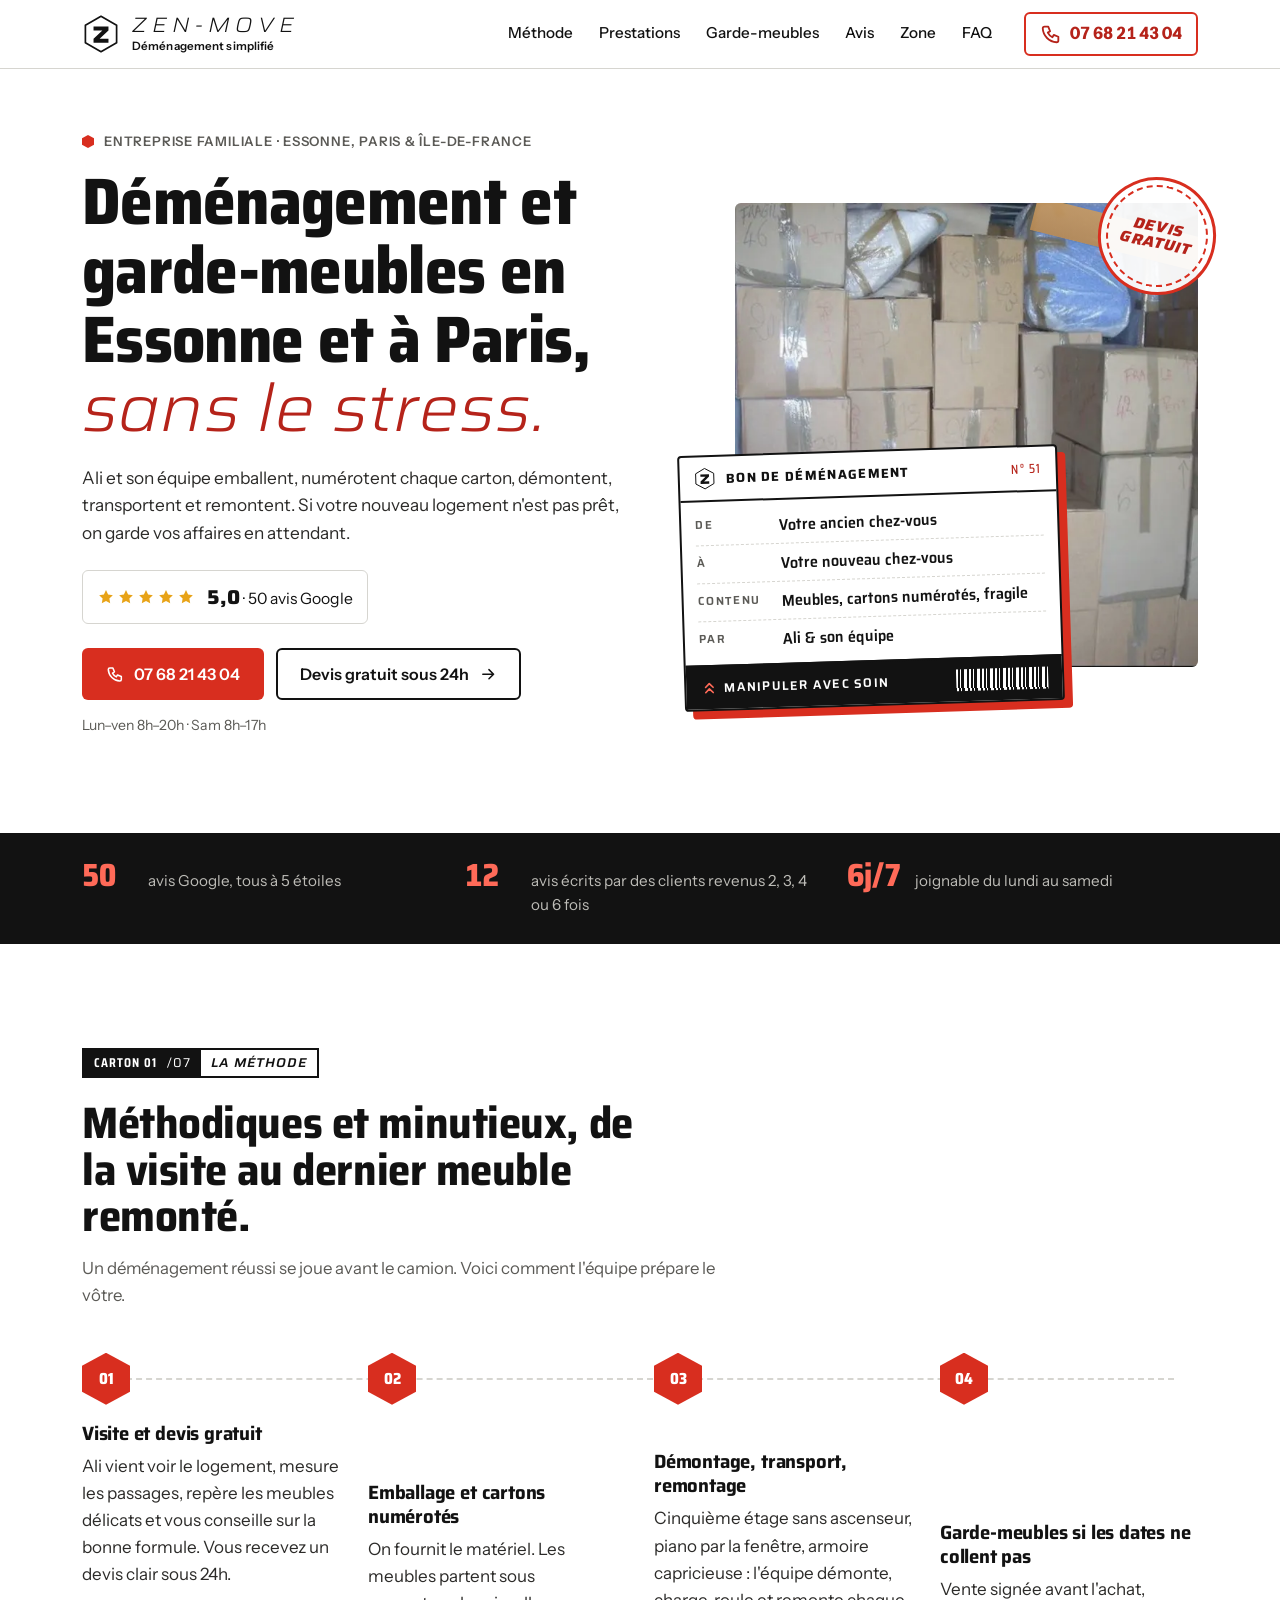
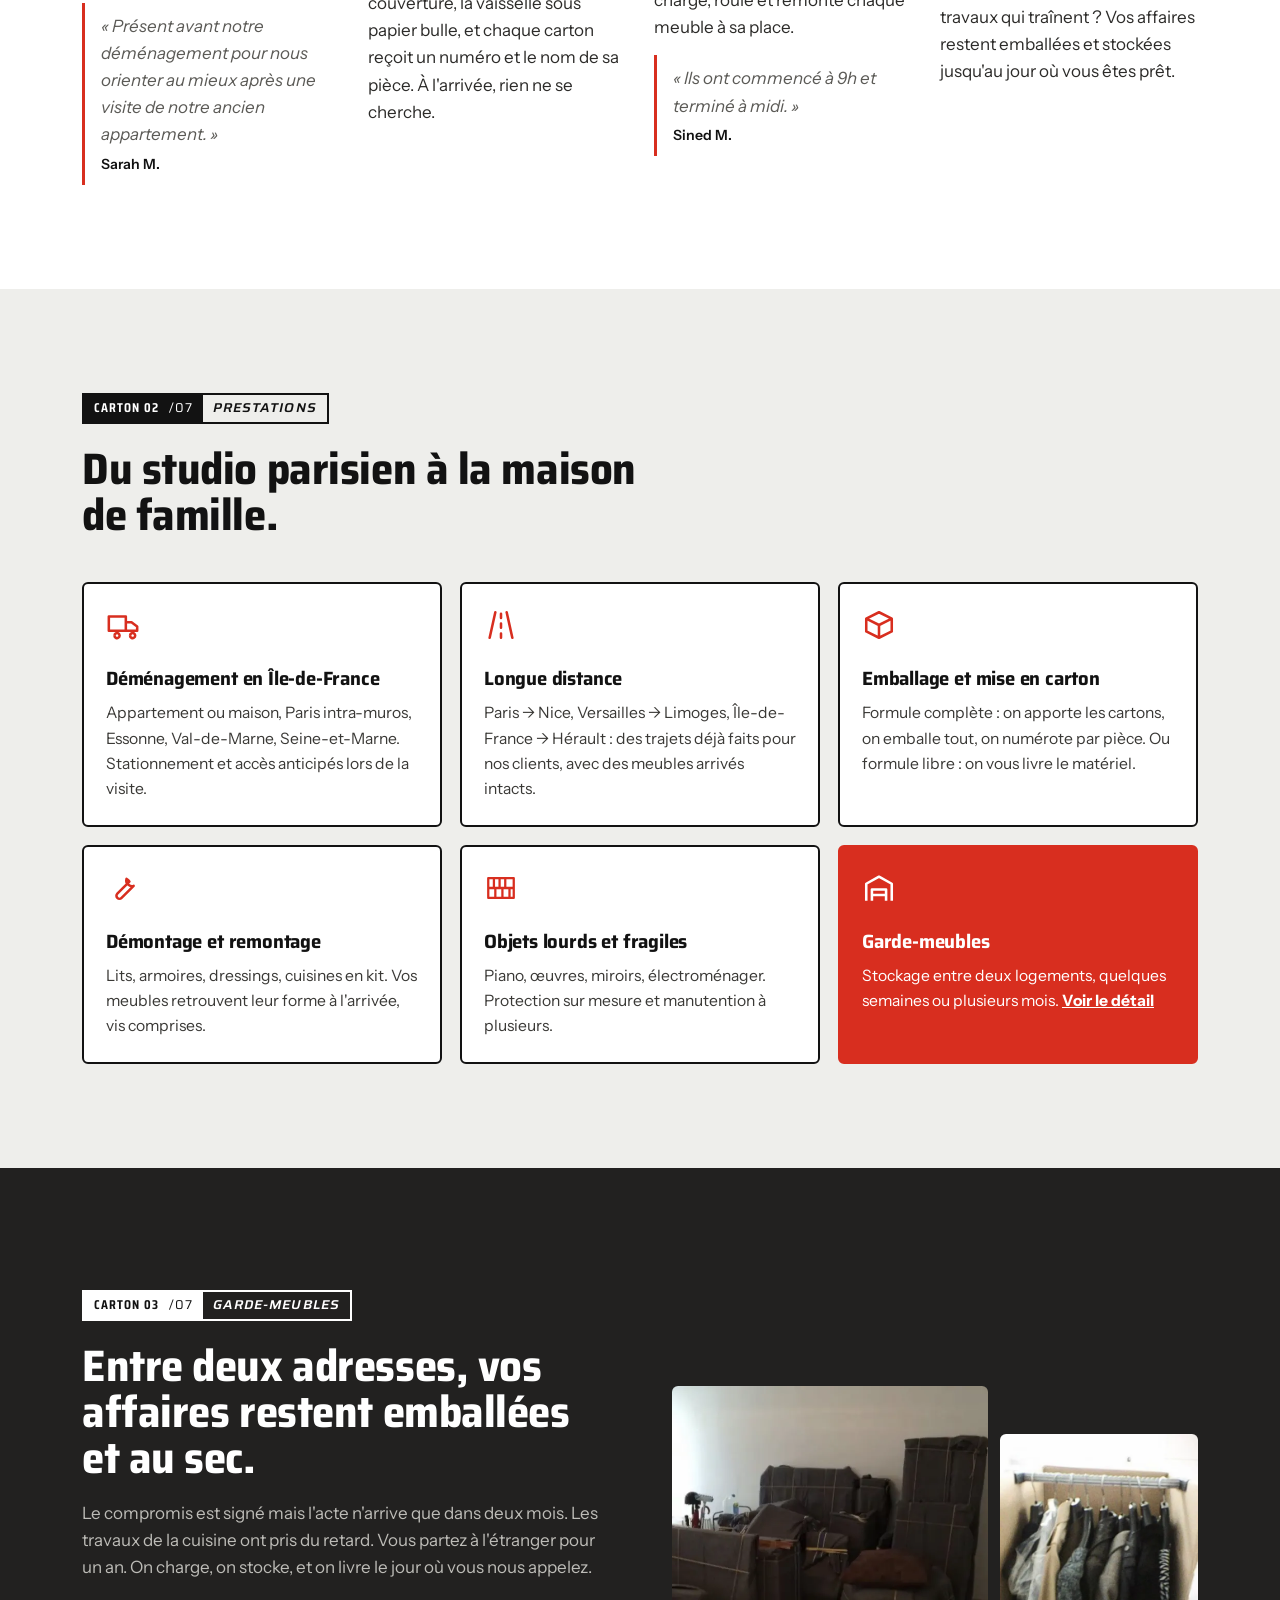
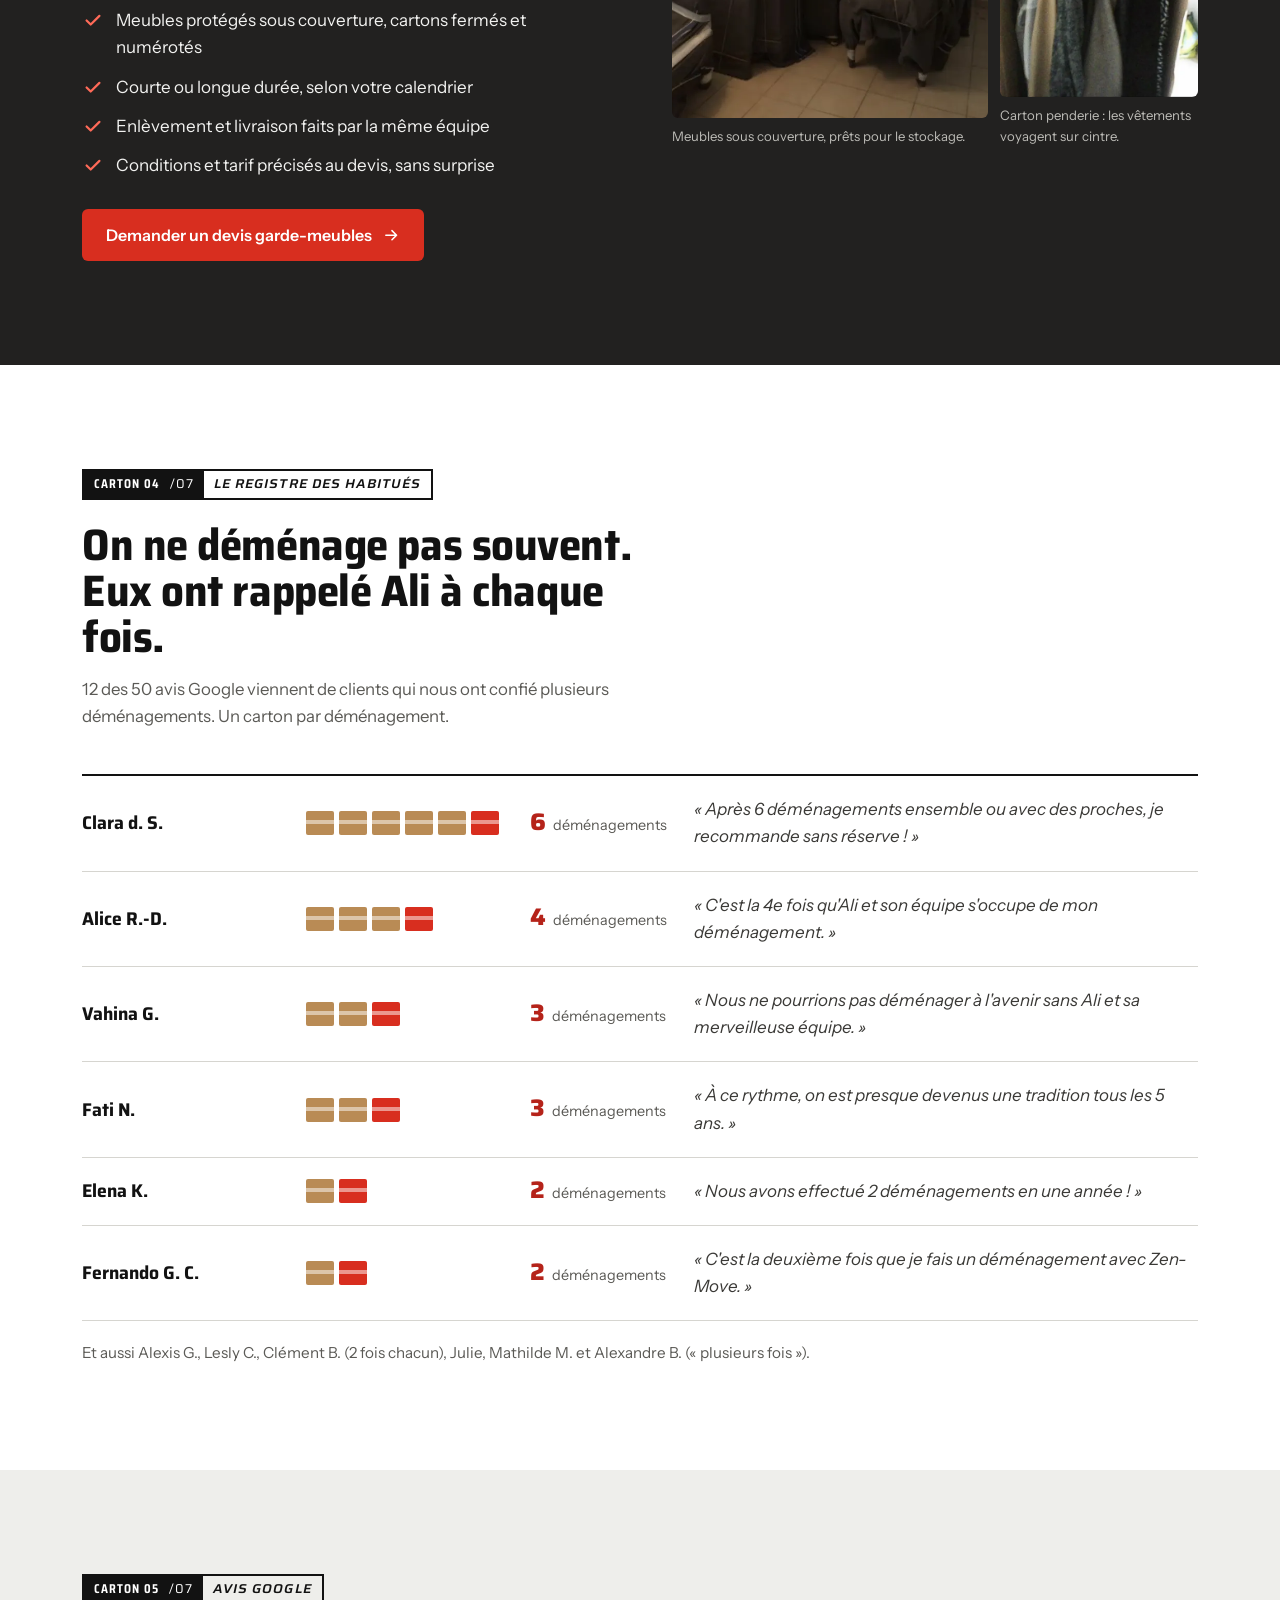
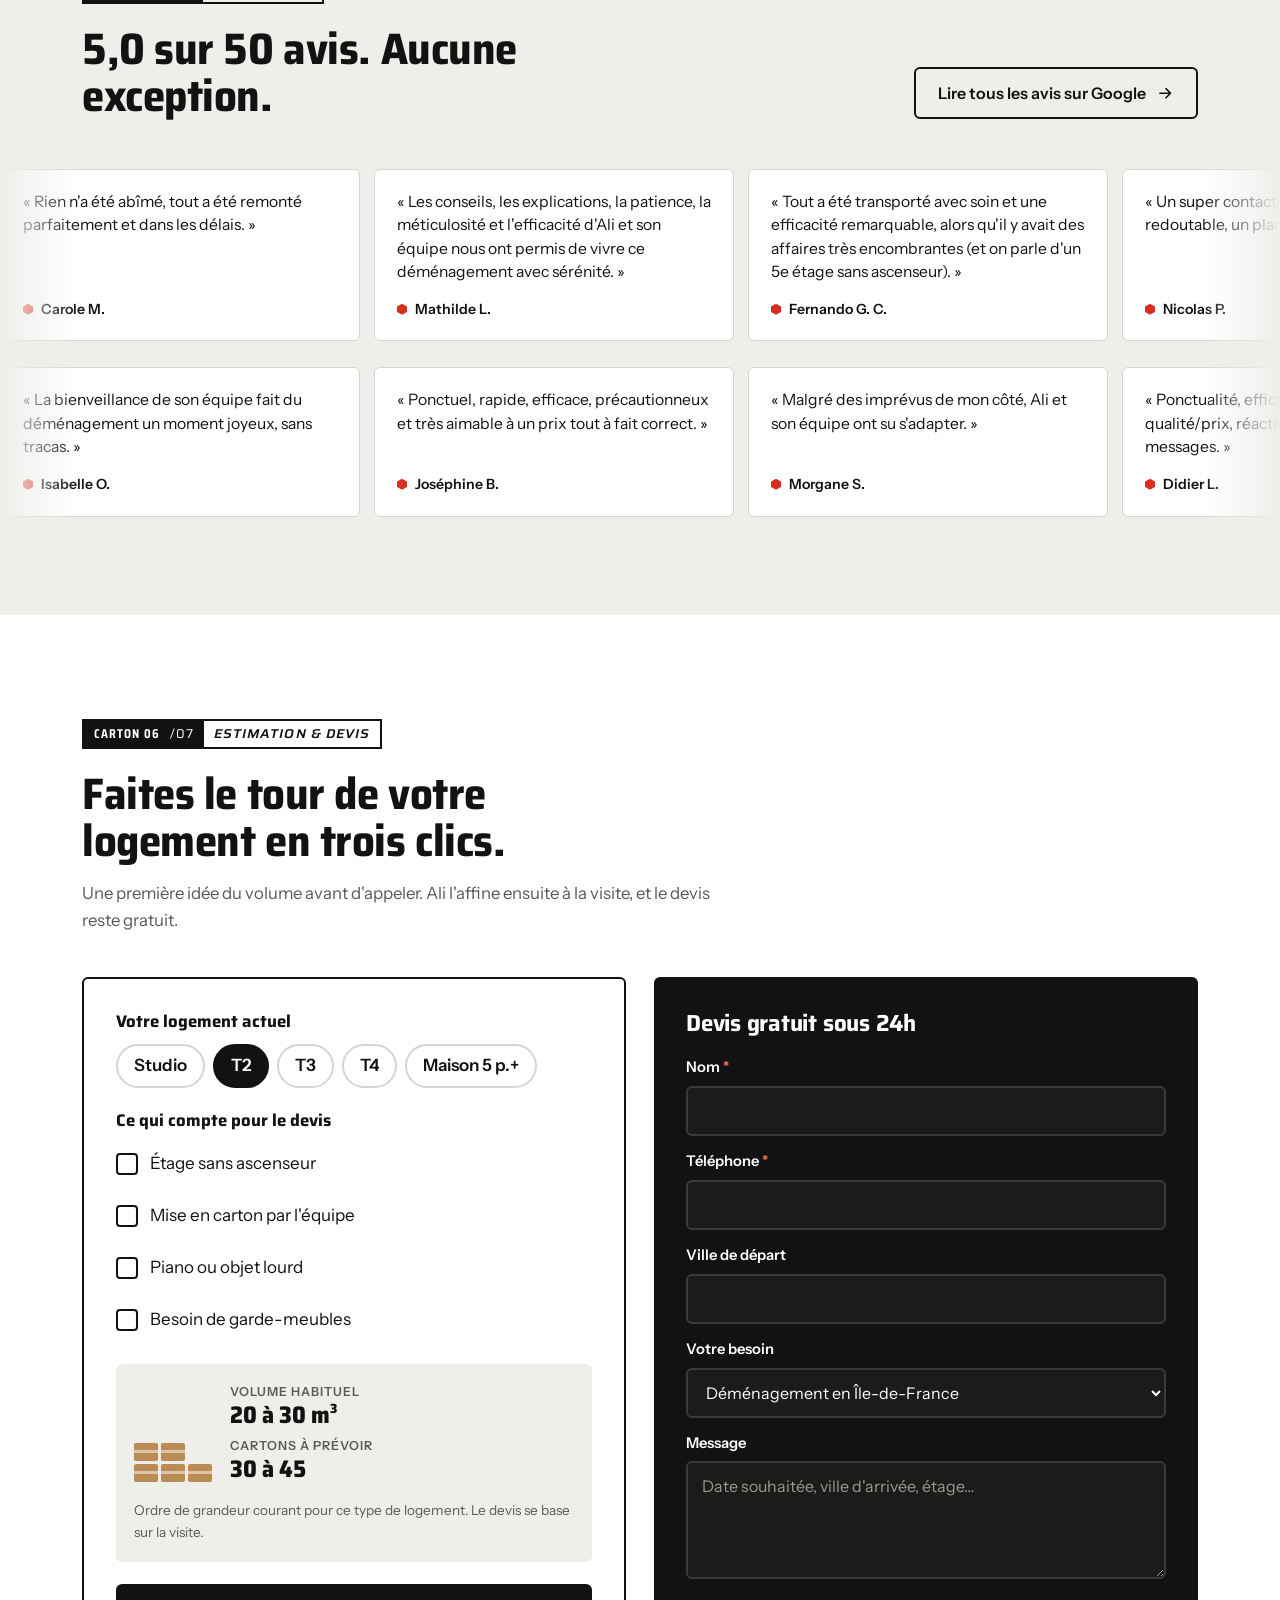
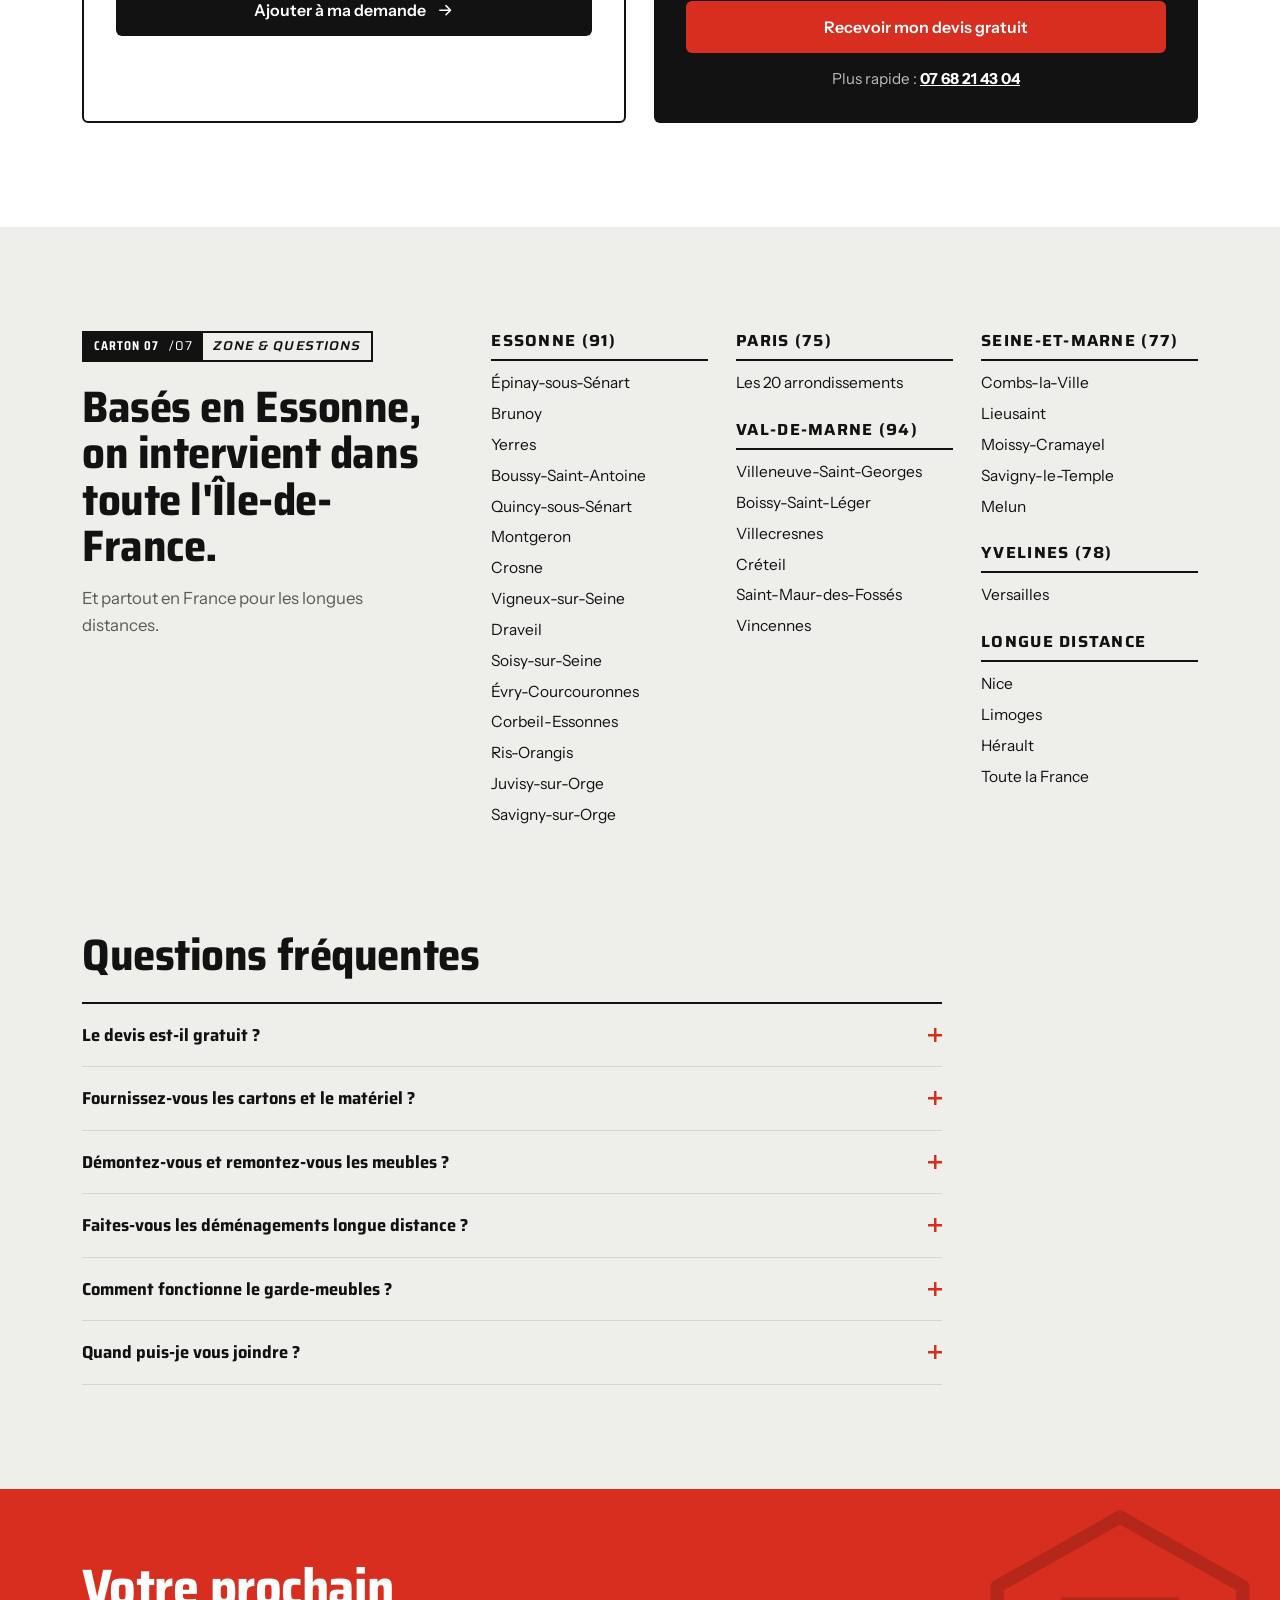
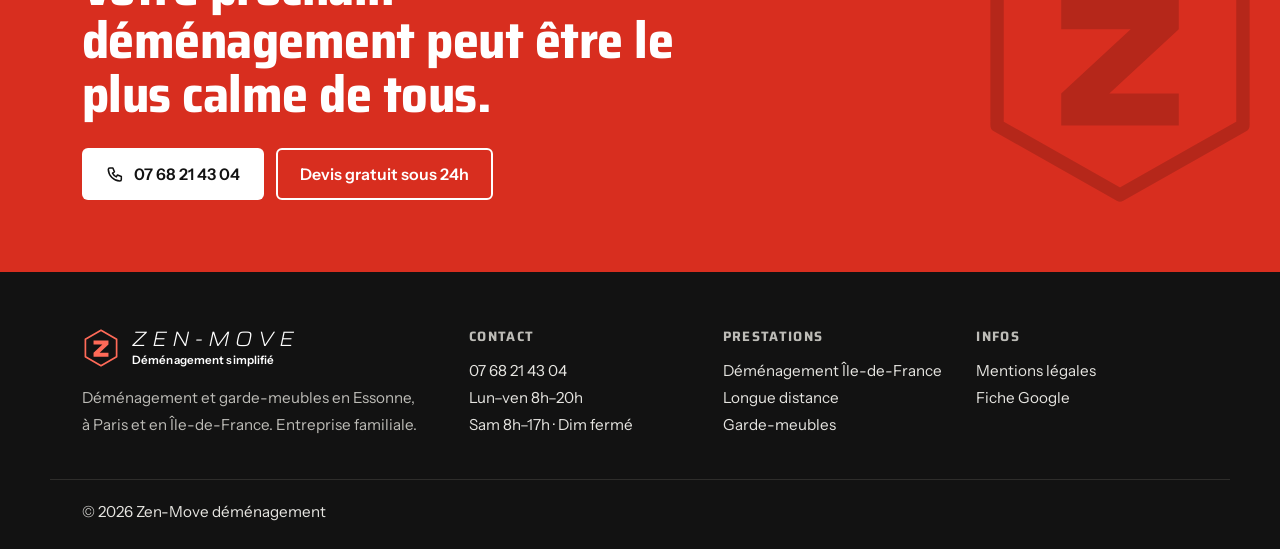
<file: index.html>
<!doctype html>
<html lang="fr">
<head>
<meta charset="UTF-8">
<meta name="viewport" content="width=device-width, initial-scale=1">
<title>Déménageur en Essonne et à Paris · Zen-Move | Déménagement et garde-meubles, devis gratuit sous 24h</title>
<meta name="description" content="Zen-Move, déménageur en Essonne, à Paris et en Île-de-France : emballage, cartons numérotés, démontage et remontage, longue distance, garde-meubles. Noté 5,0/5 sur 50 avis Google. Devis gratuit sous 24h au 07 68 21 43 04.">
<meta name="theme-color" content="#D82E1F">

<meta property="og:title" content="Zen-Move · Déménagement et garde-meubles en Île-de-France">
<meta property="og:description" content="Emballage, cartons numérotés, démontage, transport, garde-meubles. Noté 5,0/5 sur 50 avis Google. Devis gratuit sous 24h.">
<meta property="og:type" content="website">
<meta property="og:locale" content="fr_FR">
<meta property="og:url" content="https://znk-v.github.io/zen-move-demenagement/">
<meta property="og:image" content="https://znk-v.github.io/zen-move-demenagement/og-image.jpg">
<meta property="og:image:width" content="1200">
<meta property="og:image:height" content="630">
<meta property="og:image:alt" content="Zen-Move, déménagement et garde-meubles en Île-de-France, devis gratuit sous 24h">
<meta name="twitter:card" content="summary_large_image">
<link rel="canonical" href="https://znk-v.github.io/zen-move-demenagement/">

<link rel="icon" href="favicon.ico" sizes="any">
<link rel="icon" type="image/png" sizes="32x32" href="favicon-32x32.png">
<link rel="icon" type="image/png" sizes="16x16" href="favicon-16x16.png">
<link rel="apple-touch-icon" sizes="180x180" href="apple-touch-icon.png">

<link rel="preconnect" href="https://fonts.googleapis.com">
<link rel="preconnect" href="https://fonts.gstatic.com" crossorigin>
<link href="https://fonts.googleapis.com/css2?family=Instrument+Sans:wght@400;500;600;700&family=Saira:ital,wdth,wght@0,50..125,300..900;1,50..125,300..900&display=swap" rel="stylesheet">
<link rel="preload" as="image" href="img/cartons-numerotes-1100.webp" imagesrcset="img/cartons-numerotes-640.webp 640w, img/cartons-numerotes-1100.webp 1100w" imagesizes="(min-width: 960px) 46vw, 100vw">
<link rel="stylesheet" href="css/styles.css?v=3">
<script>document.documentElement.classList.add('js')</script>

<script type="application/ld+json">
{
  "@context":"https://schema.org",
  "@type":"MovingCompany",
  "name":"Zen-Move déménagement",
  "slogan":"Déménagement simplifié",
  "url":"https://znk-v.github.io/zen-move-demenagement/",
  "telephone":"+33768214304",
  "image":"https://znk-v.github.io/zen-move-demenagement/og-image.jpg",
  "logo":"https://znk-v.github.io/zen-move-demenagement/icon-512.png",
  "priceRange":"€€",
  "geo":{"@type":"GeoCoordinates","latitude":48.6807824,"longitude":2.5026636},
  "openingHoursSpecification":[
    {"@type":"OpeningHoursSpecification","dayOfWeek":["Monday","Tuesday","Wednesday","Thursday","Friday"],"opens":"08:00","closes":"20:00"},
    {"@type":"OpeningHoursSpecification","dayOfWeek":"Saturday","opens":"08:00","closes":"17:00"}
  ],
  "aggregateRating":{"@type":"AggregateRating","ratingValue":"5.0","reviewCount":"50","bestRating":"5"},
  "areaServed":[
    {"@type":"City","name":"Paris"},
    {"@type":"AdministrativeArea","name":"Essonne"},
    {"@type":"AdministrativeArea","name":"Val-de-Marne"},
    {"@type":"AdministrativeArea","name":"Seine-et-Marne"},
    {"@type":"City","name":"Épinay-sous-Sénart"},
    {"@type":"City","name":"Brunoy"},
    {"@type":"City","name":"Yerres"},
    {"@type":"City","name":"Montgeron"},
    {"@type":"City","name":"Évry-Courcouronnes"},
    {"@type":"City","name":"Versailles"}
  ],
  "hasOfferCatalog":{
    "@type":"OfferCatalog",
    "name":"Prestations",
    "itemListElement":[
      {"@type":"Offer","itemOffered":{"@type":"Service","name":"Déménagement en Île-de-France","description":"Déménagement d'appartement ou de maison à Paris, en Essonne et dans toute l'Île-de-France."}},
      {"@type":"Offer","itemOffered":{"@type":"Service","name":"Déménagement longue distance","description":"Transport de vos biens partout en France, de Paris à Nice ou de Versailles à Limoges."}},
      {"@type":"Offer","itemOffered":{"@type":"Service","name":"Emballage et mise en carton","description":"Fourniture des cartons, emballage, protection sous couverture et numérotation pièce par pièce."}},
      {"@type":"Offer","itemOffered":{"@type":"Service","name":"Démontage et remontage de meubles","description":"Démontage au départ, remontage à l'arrivée, meubles complexes compris."}},
      {"@type":"Offer","itemOffered":{"@type":"Service","name":"Garde-meubles","description":"Stockage de vos meubles et cartons entre deux logements, pour quelques semaines ou plusieurs mois."}}
    ]
  }
}
</script>
<script type="application/ld+json">
{
  "@context":"https://schema.org",
  "@type":"FAQPage",
  "mainEntity":[
    {"@type":"Question","name":"Le devis est-il gratuit ?","acceptedAnswer":{"@type":"Answer","text":"Oui. Ali passe voir votre logement ou fait le point avec vous par téléphone, puis vous envoie un devis détaillé sans frais ni engagement."}},
    {"@type":"Question","name":"Fournissez-vous les cartons et le matériel ?","acceptedAnswer":{"@type":"Answer","text":"Oui. Nous apportons les cartons, le papier bulle et les couvertures. En formule complète, l'équipe s'occupe aussi de la mise en carton et numérote chaque carton par pièce."}},
    {"@type":"Question","name":"Démontez-vous et remontez-vous les meubles ?","acceptedAnswer":{"@type":"Answer","text":"Oui. L'équipe démonte les meubles au départ et les remonte à l'arrivée, y compris les pièces lourdes ou complexes comme un piano ou une grande armoire."}},
    {"@type":"Question","name":"Faites-vous les déménagements longue distance ?","acceptedAnswer":{"@type":"Answer","text":"Oui. Nos clients nous ont confié des trajets Paris vers Nice, Versailles vers Limoges ou Île-de-France vers l'Hérault. Le devis précise la date de chargement et la date de livraison."}},
    {"@type":"Question","name":"Comment fonctionne le garde-meubles ?","acceptedAnswer":{"@type":"Answer","text":"Si votre nouveau logement n'est pas prêt, nous emballons et stockons vos meubles et cartons, puis nous les livrons le jour voulu. Ali vous précise la durée, le volume et les conditions d'accès au moment du devis."}},
    {"@type":"Question","name":"Quand puis-je vous joindre ?","acceptedAnswer":{"@type":"Answer","text":"Du lundi au vendredi de 8h à 20h et le samedi de 8h à 17h, au 07 68 21 43 04. Vous pouvez aussi laisser une demande de devis sur ce site, nous vous rappelons sous 24h."}}
  ]
}
</script>
</head>
<body>
<a class="skip" href="#main">Aller au contenu</a>

<svg width="0" height="0" style="position:absolute" aria-hidden="true">
  <symbol id="zm-mark" viewBox="0 0 112 116">
    <path d="M56 6 102 32v52L56 110 10 84V32Z" fill="none" stroke="currentColor" stroke-width="5" stroke-linejoin="round"/>
    <path d="M34 36h44v12L52 72h26v12H34V72l26-24H34Z" fill="currentColor"/>
  </symbol>
  <symbol id="i-phone" viewBox="0 0 24 24"><path d="M5 4h4l2 5-2.5 1.5a11 11 0 0 0 5 5L15 13l5 2v4a2 2 0 0 1-2 2A16 16 0 0 1 3 6a2 2 0 0 1 2-2" fill="none" stroke="currentColor" stroke-width="2" stroke-linecap="round" stroke-linejoin="round"/></symbol>
  <symbol id="i-star" viewBox="0 0 24 24"><path d="m12 2.8 2.8 5.8 6.3.9-4.6 4.4 1.1 6.3L12 17.2l-5.6 3 1.1-6.3-4.6-4.4 6.3-.9Z" fill="currentColor"/></symbol>
  <symbol id="i-arrow" viewBox="0 0 24 24"><path d="M5 12h14m-6-6 6 6-6 6" fill="none" stroke="currentColor" stroke-width="2" stroke-linecap="round" stroke-linejoin="round"/></symbol>
  <symbol id="i-up" viewBox="0 0 24 24"><path d="M7 11 12 6l5 5M7 18l5-5 5 5" fill="none" stroke="currentColor" stroke-width="2.2" stroke-linecap="round" stroke-linejoin="round"/></symbol>
  <symbol id="i-check" viewBox="0 0 24 24"><path d="m5 12.5 4.5 4.5L19 7.5" fill="none" stroke="currentColor" stroke-width="2.4" stroke-linecap="round" stroke-linejoin="round"/></symbol>
  <symbol id="i-box" viewBox="0 0 24 24"><path d="M3 7.5 12 3l9 4.5v9L12 21l-9-4.5Zm0 0 9 4.5 9-4.5M12 12v9" fill="none" stroke="currentColor" stroke-width="1.8" stroke-linejoin="round"/></symbol>
  <symbol id="i-truck" viewBox="0 0 24 24"><path d="M2 6h12v10H2Zm12 4h4l4 3v3h-8M6 19.5a1.8 1.8 0 1 0 0-.1m11 .1a1.8 1.8 0 1 0 0-.1" fill="none" stroke="currentColor" stroke-width="1.8" stroke-linejoin="round"/></symbol>
  <symbol id="i-tool" viewBox="0 0 24 24"><path d="M14.5 5.5a4 4 0 0 0 5 5L11 19a2.1 2.1 0 0 1-3-3l8.5-8.5a4 4 0 0 0-2-2Z" fill="none" stroke="currentColor" stroke-width="1.8" stroke-linejoin="round"/></symbol>
  <symbol id="i-road" viewBox="0 0 24 24"><path d="M8 3 4 21m12-18 4 18M12 4v3m0 4v3m0 4v3" fill="none" stroke="currentColor" stroke-width="1.8" stroke-linecap="round"/></symbol>
  <symbol id="i-store" viewBox="0 0 24 24"><path d="M3 21V9l9-5 9 5v12M7 21v-8h10v8M7 17h10" fill="none" stroke="currentColor" stroke-width="1.8" stroke-linejoin="round"/></symbol>
  <symbol id="i-piano" viewBox="0 0 24 24"><path d="M3 5h18v14H3Zm0 7h18M8 12v7m5-7v7m5-7v7M7 5v7m4-7v7m4-7v7" fill="none" stroke="currentColor" stroke-width="1.6" stroke-linejoin="round"/></symbol>
</svg>

<header class="hdr" id="top">
  <div class="wrap hdr__in">
    <a class="brand" href="#top" aria-label="Zen-Move, retour en haut de page">
      <svg class="brand__mark" aria-hidden="true"><use href="#zm-mark"/></svg>
      <span class="brand__txt"><span class="brand__name">ZEN-MOVE</span><span class="brand__base">Déménagement simplifié</span></span>
    </a>
    <nav class="nav" id="nav" aria-label="Navigation principale">
      <a href="#methode">Méthode</a>
      <a href="#prestations">Prestations</a>
      <a href="#garde-meubles">Garde-meubles</a>
      <a href="#avis">Avis</a>
      <a href="#zone">Zone</a>
      <a href="#faq">FAQ</a>
    </nav>
    <a class="hdr__tel" href="tel:+33768214304"><svg aria-hidden="true"><use href="#i-phone"/></svg><span>07 68 21 43 04</span></a>
    <button class="burger" type="button" aria-expanded="false" aria-controls="nav" aria-label="Ouvrir le menu"><span></span><span></span></button>
  </div>
</header>

<main id="main">

<!-- HERO -->
<section class="hero">
  <div class="wrap hero__grid">
    <div class="hero__copy">
      <p class="over"><span class="over__hex" aria-hidden="true"></span>Entreprise familiale · Essonne, Paris &amp; Île-de-France</p>
      <h1>Déménagement et garde-meubles en Essonne et à Paris, <em>sans le stress.</em></h1>
      <p class="hero__lead">Ali et son équipe emballent, numérotent chaque carton, démontent, transportent et remontent. Si votre nouveau logement n'est pas prêt, on garde vos affaires en attendant.</p>

      <a class="rating" href="https://maps.app.goo.gl/jSnGEza6G85exSnp6" target="_blank" rel="noopener">
        <span class="rating__stars" aria-hidden="true"><svg><use href="#i-star"/></svg><svg><use href="#i-star"/></svg><svg><use href="#i-star"/></svg><svg><use href="#i-star"/></svg><svg><use href="#i-star"/></svg></span>
        <span><strong>5,0</strong> · 50 avis Google</span>
      </a>

      <div class="hero__cta">
        <a class="btn btn--red" href="tel:+33768214304"><svg aria-hidden="true"><use href="#i-phone"/></svg>07 68 21 43 04</a>
        <a class="btn btn--line" href="#devis">Devis gratuit sous 24h<svg aria-hidden="true"><use href="#i-arrow"/></svg></a>
      </div>
      <p class="hero__hours">Lun–ven 8h–20h · Sam 8h–17h</p>
    </div>

    <div class="hero__visual">
      <figure class="hero__photo">
        <picture>
          <source type="image/webp" srcset="img/cartons-numerotes-640.webp 640w, img/cartons-numerotes-1100.webp 1100w" sizes="(min-width: 960px) 46vw, 100vw">
          <img src="img/cartons-numerotes-1100.jpg" width="1100" height="1097" alt="Cartons de déménagement Zen-Move scotchés et numérotés au marqueur, empilés avant le chargement" fetchpriority="high">
        </picture>
        <span class="tape tape--a" aria-hidden="true"></span>
      </figure>

      <aside class="label" aria-label="Étiquette d'envoi Zen-Move">
        <div class="label__head">
          <svg aria-hidden="true"><use href="#zm-mark"/></svg>
          <span>BON DE DÉMÉNAGEMENT</span>
          <span class="label__no">N° 51</span>
        </div>
        <dl class="label__rows">
          <div><dt>De</dt><dd>Votre ancien chez-vous</dd></div>
          <div><dt>À</dt><dd>Votre nouveau chez-vous</dd></div>
          <div><dt>Contenu</dt><dd>Meubles, cartons numérotés, fragile</dd></div>
          <div><dt>Par</dt><dd>Ali &amp; son équipe</dd></div>
        </dl>
        <div class="label__foot">
          <span class="label__handle"><svg aria-hidden="true"><use href="#i-up"/></svg>Manipuler avec soin</span>
          <span class="label__bars" aria-hidden="true"></span>
        </div>
      </aside>
      <span class="stamp" aria-hidden="true">Devis<br>gratuit</span>
    </div>
  </div>
</section>

<!-- BANDE PREUVE -->
<div class="proof" role="region" aria-label="Chiffres vérifiables">
  <div class="wrap proof__in">
    <p><strong>50</strong><span>avis Google, tous à 5 étoiles</span></p>
    <p><strong>12</strong><span>avis écrits par des clients revenus 2, 3, 4 ou 6 fois</span></p>
    <p><strong>6j/7</strong><span>joignable du lundi au samedi</span></p>
  </div>
</div>

<!-- 01 METHODE -->
<section class="sec" id="methode" aria-labelledby="t-methode">
  <div class="wrap">
    <header class="sec__head">
      <p class="tag"><span class="tag__n">Carton 01</span><span class="tag__of">/07</span><span class="tag__room">La méthode</span></p>
      <h2 id="t-methode">Méthodiques et minutieux, de la visite au dernier meuble remonté.</h2>
      <p class="sec__intro">Un déménagement réussi se joue avant le camion. Voici comment l'équipe prépare le vôtre.</p>
    </header>

    <ol class="rail">
      <li class="rail__step">
        <span class="rail__node" aria-hidden="true">01</span>
        <div>
          <h3>Visite et devis gratuit</h3>
          <p>Ali vient voir le logement, mesure les passages, repère les meubles délicats et vous conseille sur la bonne formule. Vous recevez un devis clair sous 24h.</p>
          <blockquote class="rail__quote">« Présent avant notre déménagement pour nous orienter au mieux après une visite de notre ancien appartement. » <cite>Sarah M.</cite></blockquote>
        </div>
      </li>
      <li class="rail__step">
        <span class="rail__node" aria-hidden="true">02</span>
        <div>
          <h3>Emballage et cartons numérotés</h3>
          <p>On fournit le matériel. Les meubles partent sous couverture, la vaisselle sous papier bulle, et chaque carton reçoit un numéro et le nom de sa pièce. À l'arrivée, rien ne se cherche.</p>
        </div>
      </li>
      <li class="rail__step">
        <span class="rail__node" aria-hidden="true">03</span>
        <div>
          <h3>Démontage, transport, remontage</h3>
          <p>Cinquième étage sans ascenseur, piano par la fenêtre, armoire capricieuse : l'équipe démonte, charge, roule et remonte chaque meuble à sa place.</p>
          <blockquote class="rail__quote">« Ils ont commencé à 9h et terminé à midi. » <cite>Sined M.</cite></blockquote>
        </div>
      </li>
      <li class="rail__step">
        <span class="rail__node" aria-hidden="true">04</span>
        <div>
          <h3>Garde-meubles si les dates ne collent pas</h3>
          <p>Vente signée avant l'achat, travaux qui traînent ? Vos affaires restent emballées et stockées jusqu'au jour où vous êtes prêt.</p>
        </div>
      </li>
    </ol>
  </div>
</section>

<!-- 02 PRESTATIONS -->
<section class="sec sec--beton" id="prestations" aria-labelledby="t-presta">
  <div class="wrap">
    <header class="sec__head">
      <p class="tag"><span class="tag__n">Carton 02</span><span class="tag__of">/07</span><span class="tag__room">Prestations</span></p>
      <h2 id="t-presta">Du studio parisien à la maison de famille.</h2>
    </header>

    <div class="cards">
      <article class="card">
        <svg class="card__ico" aria-hidden="true"><use href="#i-truck"/></svg>
        <h3>Déménagement en Île-de-France</h3>
        <p>Appartement ou maison, Paris intra-muros, Essonne, Val-de-Marne, Seine-et-Marne. Stationnement et accès anticipés lors de la visite.</p>
      </article>
      <article class="card">
        <svg class="card__ico" aria-hidden="true"><use href="#i-road"/></svg>
        <h3>Longue distance</h3>
        <p>Paris → Nice, Versailles → Limoges, Île-de-France → Hérault : des trajets déjà faits pour nos clients, avec des meubles arrivés intacts.</p>
      </article>
      <article class="card">
        <svg class="card__ico" aria-hidden="true"><use href="#i-box"/></svg>
        <h3>Emballage et mise en carton</h3>
        <p>Formule complète : on apporte les cartons, on emballe tout, on numérote par pièce. Ou formule libre : on vous livre le matériel.</p>
      </article>
      <article class="card">
        <svg class="card__ico" aria-hidden="true"><use href="#i-tool"/></svg>
        <h3>Démontage et remontage</h3>
        <p>Lits, armoires, dressings, cuisines en kit. Vos meubles retrouvent leur forme à l'arrivée, vis comprises.</p>
      </article>
      <article class="card">
        <svg class="card__ico" aria-hidden="true"><use href="#i-piano"/></svg>
        <h3>Objets lourds et fragiles</h3>
        <p>Piano, œuvres, miroirs, électroménager. Protection sur mesure et manutention à plusieurs.</p>
      </article>
      <article class="card card--red">
        <svg class="card__ico" aria-hidden="true"><use href="#i-store"/></svg>
        <h3>Garde-meubles</h3>
        <p>Stockage entre deux logements, quelques semaines ou plusieurs mois. <a href="#garde-meubles">Voir le détail</a></p>
      </article>
    </div>
  </div>
</section>

<!-- 03 GARDE-MEUBLES -->
<section class="sec sec--dark" id="garde-meubles" aria-labelledby="t-garde">
  <div class="wrap store">
    <div class="store__copy">
      <p class="tag tag--dark"><span class="tag__n">Carton 03</span><span class="tag__of">/07</span><span class="tag__room">Garde-meubles</span></p>
      <h2 id="t-garde">Entre deux adresses, vos affaires restent emballées et au sec.</h2>
      <p>Le compromis est signé mais l'acte n'arrive que dans deux mois. Les travaux de la cuisine ont pris du retard. Vous partez à l'étranger pour un an. On charge, on stocke, et on livre le jour où vous nous appelez.</p>
      <ul class="ticks">
        <li><svg aria-hidden="true"><use href="#i-check"/></svg>Meubles protégés sous couverture, cartons fermés et numérotés</li>
        <li><svg aria-hidden="true"><use href="#i-check"/></svg>Courte ou longue durée, selon votre calendrier</li>
        <li><svg aria-hidden="true"><use href="#i-check"/></svg>Enlèvement et livraison faits par la même équipe</li>
        <li><svg aria-hidden="true"><use href="#i-check"/></svg>Conditions et tarif précisés au devis, sans surprise</li>
      </ul>
      <a class="btn btn--red" href="#devis">Demander un devis garde-meubles<svg aria-hidden="true"><use href="#i-arrow"/></svg></a>
    </div>
    <div class="store__photos">
      <figure class="store__big">
        <picture>
          <source type="image/webp" srcset="img/meubles-sous-couverture-640.webp 640w, img/meubles-sous-couverture-1100.webp 1100w" sizes="(min-width: 960px) 34vw, 100vw">
          <img src="img/meubles-sous-couverture-1100.jpg" width="1100" height="1109" alt="Fauteuils et meubles entièrement emballés sous couvertures de déménagement, sanglés et prêts à partir" loading="lazy">
        </picture>
        <figcaption>Meubles sous couverture, prêts pour le stockage.</figcaption>
      </figure>
      <figure class="store__small">
        <picture>
          <source type="image/webp" srcset="img/penderie-480.webp 480w, img/penderie-900.webp 900w" sizes="(min-width: 960px) 18vw, 50vw">
          <img src="img/penderie-900.jpg" width="900" height="1196" alt="Carton penderie avec manteaux et vestes suspendus sur leurs cintres" loading="lazy">
        </picture>
        <figcaption>Carton penderie : les vêtements voyagent sur cintre.</figcaption>
      </figure>
    </div>
  </div>
</section>

<!-- 04 HABITUES -->
<section class="sec" id="habitues" aria-labelledby="t-habitues">
  <div class="wrap">
    <header class="sec__head">
      <p class="tag"><span class="tag__n">Carton 04</span><span class="tag__of">/07</span><span class="tag__room">Le registre des habitués</span></p>
      <h2 id="t-habitues">On ne déménage pas souvent. Eux ont rappelé Ali à chaque fois.</h2>
      <p class="sec__intro">12 des 50 avis Google viennent de clients qui nous ont confié plusieurs déménagements. Un carton par déménagement.</p>
    </header>

    <ol class="ledger">
      <li class="ledger__row" style="--n:6">
        <span class="ledger__name">Clara d. S.</span>
        <span class="ledger__boxes" aria-hidden="true"></span>
        <span class="ledger__count"><b>6</b> déménagements</span>
        <q class="ledger__q">Après 6 déménagements ensemble ou avec des proches, je recommande sans réserve !</q>
      </li>
      <li class="ledger__row" style="--n:4">
        <span class="ledger__name">Alice R.-D.</span>
        <span class="ledger__boxes" aria-hidden="true"></span>
        <span class="ledger__count"><b>4</b> déménagements</span>
        <q class="ledger__q">C'est la 4e fois qu'Ali et son équipe s'occupe de mon déménagement.</q>
      </li>
      <li class="ledger__row" style="--n:3">
        <span class="ledger__name">Vahina G.</span>
        <span class="ledger__boxes" aria-hidden="true"></span>
        <span class="ledger__count"><b>3</b> déménagements</span>
        <q class="ledger__q">Nous ne pourrions pas déménager à l'avenir sans Ali et sa merveilleuse équipe.</q>
      </li>
      <li class="ledger__row" style="--n:3">
        <span class="ledger__name">Fati N.</span>
        <span class="ledger__boxes" aria-hidden="true"></span>
        <span class="ledger__count"><b>3</b> déménagements</span>
        <q class="ledger__q">À ce rythme, on est presque devenus une tradition tous les 5 ans.</q>
      </li>
      <li class="ledger__row" style="--n:2">
        <span class="ledger__name">Elena K.</span>
        <span class="ledger__boxes" aria-hidden="true"></span>
        <span class="ledger__count"><b>2</b> déménagements</span>
        <q class="ledger__q">Nous avons effectué 2 déménagements en une année !</q>
      </li>
      <li class="ledger__row" style="--n:2">
        <span class="ledger__name">Fernando G. C.</span>
        <span class="ledger__boxes" aria-hidden="true"></span>
        <span class="ledger__count"><b>2</b> déménagements</span>
        <q class="ledger__q">C'est la deuxième fois que je fais un déménagement avec Zen-Move.</q>
      </li>
    </ol>
    <p class="ledger__more">Et aussi Alexis G., Lesly C., Clément B. (2 fois chacun), Julie, Mathilde M. et Alexandre B. («&nbsp;plusieurs fois&nbsp;»).</p>
  </div>
</section>

<!-- 05 AVIS -->
<section class="sec sec--beton sec--flush" id="avis" aria-labelledby="t-avis">
  <div class="wrap">
    <header class="sec__head sec__head--row">
      <div>
        <p class="tag"><span class="tag__n">Carton 05</span><span class="tag__of">/07</span><span class="tag__room">Avis Google</span></p>
        <h2 id="t-avis">5,0 sur 50 avis. Aucune exception.</h2>
      </div>
      <a class="btn btn--line" href="https://maps.app.goo.gl/jSnGEza6G85exSnp6" target="_blank" rel="noopener">Lire tous les avis sur Google<svg aria-hidden="true"><use href="#i-arrow"/></svg></a>
    </header>
  </div>

  <div class="marquee" aria-label="Extraits d'avis Google">
    <ul class="marquee__row">
      <li class="review"><p>« Rien n'a été abîmé, tout a été remonté parfaitement et dans les délais. »</p><span>Carole M.</span></li>
      <li class="review"><p>« Les conseils, les explications, la patience, la méticulosité et l'efficacité d'Ali et son équipe nous ont permis de vivre ce déménagement avec sérénité. »</p><span>Mathilde L.</span></li>
      <li class="review"><p>« Tout a été transporté avec soin et une efficacité remarquable, alors qu'il y avait des affaires très encombrantes (et on parle d'un 5e étage sans ascenseur). »</p><span>Fernando G. C.</span></li>
      <li class="review"><p>« Un super contact humain, une efficacité redoutable, un planning respecté. »</p><span>Nicolas P.</span></li>
      <li class="review"><p>« Pluie, piano à passer par la fenêtre, démontage et remontage de meubles plus complexes qu'on ne pense de prime abord. »</p><span>Clara d. S.</span></li>
    </ul>
    <ul class="marquee__row marquee__row--rev">
      <li class="review"><p>« La bienveillance de son équipe fait du déménagement un moment joyeux, sans tracas. »</p><span>Isabelle O.</span></li>
      <li class="review"><p>« Ponctuel, rapide, efficace, précautionneux et très aimable à un prix tout à fait correct. »</p><span>Joséphine B.</span></li>
      <li class="review"><p>« Malgré des imprévus de mon côté, Ali et son équipe ont su s'adapter. »</p><span>Morgane S.</span></li>
      <li class="review"><p>« Ponctualité, efficacité, excellent rapport qualité/prix, réactivité aux appels et messages. »</p><span>Didier L.</span></li>
      <li class="review"><p>« Super : sympa, relax, efficace. »</p><span>Antoine L.</span></li>
    </ul>
  </div>
</section>

<!-- 06 ESTIMATION + DEVIS -->
<section class="sec" id="devis" aria-labelledby="t-devis">
  <div class="wrap">
    <header class="sec__head">
      <p class="tag"><span class="tag__n">Carton 06</span><span class="tag__of">/07</span><span class="tag__room">Estimation &amp; devis</span></p>
      <h2 id="t-devis">Faites le tour de votre logement en trois clics.</h2>
      <p class="sec__intro">Une première idée du volume avant d'appeler. Ali l'affine ensuite à la visite, et le devis reste gratuit.</p>
    </header>

    <div class="quote">
      <form class="estim" id="estim" aria-label="Estimateur de volume">
        <fieldset>
          <legend>Votre logement actuel</legend>
          <div class="chips">
            <label><input type="radio" name="home" value="studio"><span>Studio</span></label>
            <label><input type="radio" name="home" value="t2" checked><span>T2</span></label>
            <label><input type="radio" name="home" value="t3"><span>T3</span></label>
            <label><input type="radio" name="home" value="t4"><span>T4</span></label>
            <label><input type="radio" name="home" value="maison"><span>Maison 5 p.+</span></label>
          </div>
        </fieldset>
        <fieldset>
          <legend>Ce qui compte pour le devis</legend>
          <div class="checks">
            <label><input type="checkbox" name="opt" value="Étage sans ascenseur"><span>Étage sans ascenseur</span></label>
            <label><input type="checkbox" name="opt" value="Mise en carton par l'équipe"><span>Mise en carton par l'équipe</span></label>
            <label><input type="checkbox" name="opt" value="Piano ou objet lourd"><span>Piano ou objet lourd</span></label>
            <label><input type="checkbox" name="opt" value="Besoin de garde-meubles"><span>Besoin de garde-meubles</span></label>
          </div>
        </fieldset>

        <div class="estim__out" aria-live="polite">
          <div class="estim__stack" aria-hidden="true"></div>
          <dl>
            <div><dt>Volume habituel</dt><dd id="e-vol">20 à 30 m³</dd></div>
            <div><dt>Cartons à prévoir</dt><dd id="e-box">30 à 45</dd></div>
          </dl>
          <p class="estim__note">Ordre de grandeur courant pour ce type de logement. Le devis se base sur la visite.</p>
        </div>
        <button class="btn btn--dark" type="button" id="e-send">Ajouter à ma demande<svg aria-hidden="true"><use href="#i-arrow"/></svg></button>
      </form>

      <div class="contact">
        <form class="form" id="quoteForm" novalidate data-endpoint="">
          <h3>Devis gratuit sous 24h</h3>
          <div class="f">
            <label for="nom">Nom <span aria-hidden="true">*</span></label>
            <input id="nom" name="nom" type="text" autocomplete="name" required>
            <p class="f__err" id="nom-err" role="alert"></p>
          </div>
          <div class="f">
            <label for="tel">Téléphone <span aria-hidden="true">*</span></label>
            <input id="tel" name="telephone" type="tel" autocomplete="tel" inputmode="tel" required>
            <p class="f__err" id="tel-err" role="alert"></p>
          </div>
          <div class="f">
            <label for="ville">Ville de départ</label>
            <input id="ville" name="ville" type="text" autocomplete="address-level2">
          </div>
          <div class="f">
            <label for="type">Votre besoin</label>
            <select id="type" name="type_demande">
              <option>Déménagement en Île-de-France</option>
              <option>Déménagement longue distance</option>
              <option>Déménagement + garde-meubles</option>
              <option>Garde-meubles seul</option>
              <option>Petit transport, objet lourd</option>
            </select>
          </div>
          <div class="f">
            <label for="msg">Message</label>
            <textarea id="msg" name="message" rows="4" placeholder="Date souhaitée, ville d'arrivée, étage…"></textarea>
          </div>
          <button class="btn btn--red btn--full" type="submit">Recevoir mon devis gratuit</button>
          <p class="form__alt">Plus rapide : <a href="tel:+33768214304">07 68 21 43 04</a></p>
        </form>
        <div class="done" id="done" hidden tabindex="-1">
          <svg class="done__mark" aria-hidden="true"><use href="#zm-mark"/></svg>
          <h3>Demande bien reçue.</h3>
          <p>Ali vous rappelle sous 24h. Pressé ? Appelez directement :</p>
          <a class="btn btn--red" href="tel:+33768214304"><svg aria-hidden="true"><use href="#i-phone"/></svg>07 68 21 43 04</a>
        </div>
      </div>
    </div>
  </div>
</section>

<!-- 07 ZONE + FAQ -->
<section class="sec sec--beton" id="zone" aria-labelledby="t-zone">
  <div class="wrap zone">
    <div>
      <p class="tag"><span class="tag__n">Carton 07</span><span class="tag__of">/07</span><span class="tag__room">Zone &amp; questions</span></p>
      <h2 id="t-zone">Basés en Essonne, on intervient dans toute l'Île-de-France.</h2>
      <p class="sec__intro">Et partout en France pour les longues distances.</p>
    </div>
    <div class="zone__lists">
      <div>
        <h3>Essonne (91)</h3>
        <ul class="towns">
          <li>Épinay-sous-Sénart</li><li>Brunoy</li><li>Yerres</li><li>Boussy-Saint-Antoine</li><li>Quincy-sous-Sénart</li><li>Montgeron</li><li>Crosne</li><li>Vigneux-sur-Seine</li><li>Draveil</li><li>Soisy-sur-Seine</li><li>Évry-Courcouronnes</li><li>Corbeil-Essonnes</li><li>Ris-Orangis</li><li>Juvisy-sur-Orge</li><li>Savigny-sur-Orge</li>
        </ul>
      </div>
      <div>
        <h3>Paris (75)</h3>
        <ul class="towns"><li>Les 20 arrondissements</li></ul>
        <h3>Val-de-Marne (94)</h3>
        <ul class="towns"><li>Villeneuve-Saint-Georges</li><li>Boissy-Saint-Léger</li><li>Villecresnes</li><li>Créteil</li><li>Saint-Maur-des-Fossés</li><li>Vincennes</li></ul>
      </div>
      <div>
        <h3>Seine-et-Marne (77)</h3>
        <ul class="towns"><li>Combs-la-Ville</li><li>Lieusaint</li><li>Moissy-Cramayel</li><li>Savigny-le-Temple</li><li>Melun</li></ul>
        <h3>Yvelines (78)</h3>
        <ul class="towns"><li>Versailles</li></ul>
        <h3>Longue distance</h3>
        <ul class="towns"><li>Nice</li><li>Limoges</li><li>Hérault</li><li>Toute la France</li></ul>
      </div>
    </div>
  </div>

  <div class="wrap" id="faq">
    <h2 class="faq__title">Questions fréquentes</h2>
    <div class="faq">
      <details>
        <summary>Le devis est-il gratuit ?</summary>
        <p>Oui. Ali passe voir votre logement ou fait le point avec vous par téléphone, puis vous envoie un devis détaillé sans frais ni engagement.</p>
      </details>
      <details>
        <summary>Fournissez-vous les cartons et le matériel ?</summary>
        <p>Oui. Nous apportons les cartons, le papier bulle et les couvertures. En formule complète, l'équipe s'occupe aussi de la mise en carton et numérote chaque carton par pièce.</p>
      </details>
      <details>
        <summary>Démontez-vous et remontez-vous les meubles ?</summary>
        <p>Oui. L'équipe démonte les meubles au départ et les remonte à l'arrivée, y compris les pièces lourdes ou complexes comme un piano ou une grande armoire.</p>
      </details>
      <details>
        <summary>Faites-vous les déménagements longue distance ?</summary>
        <p>Oui. Nos clients nous ont confié des trajets Paris vers Nice, Versailles vers Limoges ou Île-de-France vers l'Hérault. Le devis précise la date de chargement et la date de livraison.</p>
      </details>
      <details>
        <summary>Comment fonctionne le garde-meubles ?</summary>
        <p>Si votre nouveau logement n'est pas prêt, nous emballons et stockons vos meubles et cartons, puis nous les livrons le jour voulu. Ali vous précise la durée, le volume et les conditions d'accès au moment du devis.</p>
      </details>
      <details>
        <summary>Quand puis-je vous joindre ?</summary>
        <p>Du lundi au vendredi de 8h à 20h et le samedi de 8h à 17h, au 07 68 21 43 04. Vous pouvez aussi laisser une demande de devis sur ce site, nous vous rappelons sous 24h.</p>
      </details>
    </div>
  </div>
</section>

<!-- CTA FINAL -->
<section class="final" aria-labelledby="t-final">
  <div class="wrap final__in">
    <svg class="final__mark" aria-hidden="true"><use href="#zm-mark"/></svg>
    <h2 id="t-final">Votre prochain déménagement peut être le plus calme de tous.</h2>
    <div class="final__cta">
      <a class="btn btn--white" href="tel:+33768214304"><svg aria-hidden="true"><use href="#i-phone"/></svg>07 68 21 43 04</a>
      <a class="btn btn--ghost" href="#devis">Devis gratuit sous 24h</a>
    </div>
  </div>
</section>

</main>

<footer class="ftr">
  <div class="wrap ftr__in">
    <div>
      <a class="brand brand--light" href="#top" aria-label="Zen-Move, retour en haut de page">
        <svg class="brand__mark" aria-hidden="true"><use href="#zm-mark"/></svg>
        <span class="brand__txt"><span class="brand__name">ZEN-MOVE</span><span class="brand__base">Déménagement simplifié</span></span>
      </a>
      <p class="ftr__desc">Déménagement et garde-meubles en Essonne, à Paris et en Île-de-France. Entreprise familiale.</p>
    </div>
    <div>
      <h3>Contact</h3>
      <p><a href="tel:+33768214304">07 68 21 43 04</a></p>
      <p>Lun–ven 8h–20h<br>Sam 8h–17h · Dim fermé</p>
    </div>
    <div>
      <h3>Prestations</h3>
      <p><a href="#prestations">Déménagement Île-de-France</a><br><a href="#prestations">Longue distance</a><br><a href="#garde-meubles">Garde-meubles</a></p>
    </div>
    <div>
      <h3>Infos</h3>
      <p><a href="mentions-legales.html">Mentions légales</a><br><a href="https://maps.app.goo.gl/jSnGEza6G85exSnp6" target="_blank" rel="noopener">Fiche Google</a></p>
    </div>
  </div>
  <p class="wrap ftr__legal">© <span id="y">2026</span> Zen-Move déménagement</p>
</footer>

<a class="callbar" href="tel:+33768214304"><svg aria-hidden="true"><use href="#i-phone"/></svg>Appeler Ali · 07 68 21 43 04</a>

<script src="js/main.js?v=3" defer></script>
</body>
</html>
</file>
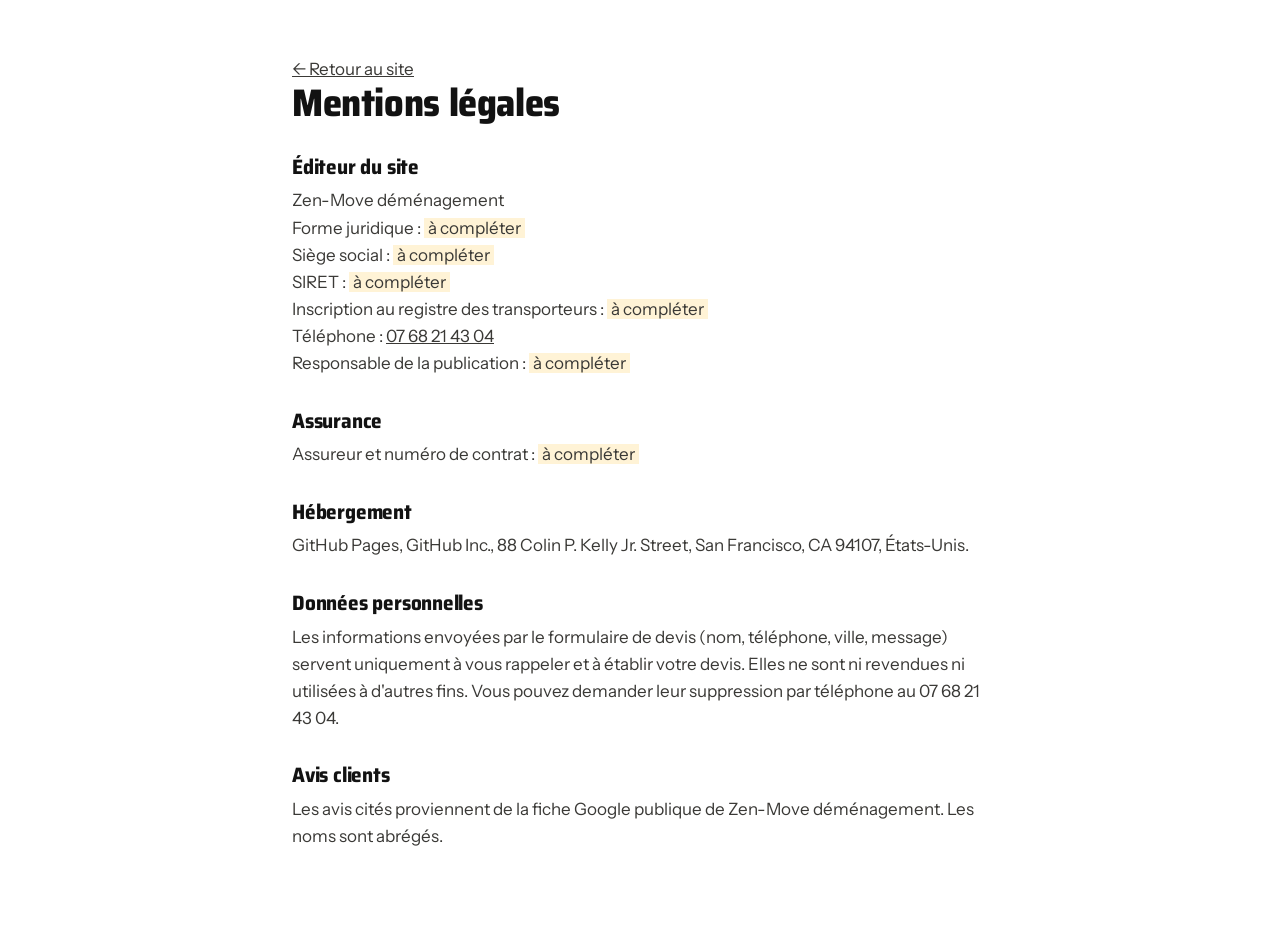
<file: mentions-legales.html>
<!doctype html>
<html lang="fr">
<head>
<meta charset="UTF-8">
<meta name="viewport" content="width=device-width, initial-scale=1">
<title>Mentions légales · Zen-Move déménagement</title>
<meta name="robots" content="noindex">
<link rel="icon" href="favicon.ico" sizes="any">
<link rel="preconnect" href="https://fonts.googleapis.com">
<link rel="preconnect" href="https://fonts.gstatic.com" crossorigin>
<link href="https://fonts.googleapis.com/css2?family=Instrument+Sans:wght@400;500;600;700&family=Saira:ital,wdth,wght@0,50..125,300..900;1,50..125,300..900&display=swap" rel="stylesheet">
<link rel="stylesheet" href="css/styles.css">
<style>.legal{max-width:760px;padding:56px var(--gutter) 96px;margin:0 auto}.legal h1{font-size:2.4rem;margin-bottom:32px}.legal h2{font-size:1.3rem;margin:32px 0 10px}.legal p{color:#3A3936}.todo{background:#FFF3D6;padding:0 4px}</style>
</head>
<body style="padding-bottom:0">
<main class="legal">
  <p><a href="index.html">← Retour au site</a></p>
  <h1>Mentions légales</h1>
  <h2>Éditeur du site</h2>
  <p>Zen-Move déménagement<br>
  Forme juridique : <span class="todo">à compléter</span><br>
  Siège social : <span class="todo">à compléter</span><br>
  SIRET : <span class="todo">à compléter</span><br>
  Inscription au registre des transporteurs : <span class="todo">à compléter</span><br>
  Téléphone : <a href="tel:+33768214304">07 68 21 43 04</a><br>
  Responsable de la publication : <span class="todo">à compléter</span></p>
  <h2>Assurance</h2>
  <p>Assureur et numéro de contrat : <span class="todo">à compléter</span></p>
  <h2>Hébergement</h2>
  <p>GitHub Pages, GitHub Inc., 88 Colin P. Kelly Jr. Street, San Francisco, CA 94107, États-Unis.</p>
  <h2>Données personnelles</h2>
  <p>Les informations envoyées par le formulaire de devis (nom, téléphone, ville, message) servent uniquement à vous rappeler et à établir votre devis. Elles ne sont ni revendues ni utilisées à d'autres fins. Vous pouvez demander leur suppression par téléphone au 07 68 21 43 04.</p>
  <h2>Avis clients</h2>
  <p>Les avis cités proviennent de la fiche Google publique de Zen-Move déménagement. Les noms sont abrégés.</p>
</main>
</body>
</html>
</file>
<file: css/styles.css>
/* Zen-Move — palette tirée du logo (rouge #D82E1F + noir), neutres « couverture » et « béton » */
:root{
  --rouge:#D82E1F;          /* logo — blanc dessus 4.9:1 */
  --rouge-txt:#B5231A;      /* rouge pour texte sur fond clair/béton — 5.6:1 */
  --rouge-clair:#FF6A58;    /* rouge pour texte sur anthracite — 5.4:1 */
  --noir:#121212;
  --anthracite:#222120;     /* les couvertures de déménagement */
  --anthracite-2:#2E2D2B;
  --beton:#EEEEEB;
  --trait:#D6D5D0;
  --gris:#5B5A56;           /* texte secondaire — 6.5:1 sur blanc, 5.7:1 sur béton */
  --gris-sombre:#BDBCB7;    /* texte secondaire sur anthracite — 8.6:1 */
  --blanc:#FFFFFF;
  --kraft:#C79A62;          /* scotch, usage décoratif uniquement */

  --f-display:"Saira",system-ui,sans-serif;
  --f-body:"Instrument Sans",system-ui,sans-serif;

  --wrap:1180px;
  --gutter:16px;
  --sec:72px;
  --r:6px;
  --ease:cubic-bezier(.2,.7,.2,1);
}
@media (min-width:768px){:root{--gutter:32px;--sec:104px}}

*,*::before,*::after{box-sizing:border-box}
html{scroll-behavior:smooth;-webkit-text-size-adjust:100%}
@media (prefers-reduced-motion:reduce){html{scroll-behavior:auto}}
body{margin:0;font:400 1rem/1.6 var(--f-body);color:var(--noir);background:var(--blanc);padding-bottom:64px;overflow-x:hidden}
@media (min-width:768px){body{font-size:1.0625rem;padding-bottom:0}}
img{display:block;max-width:100%;height:auto}
a{color:inherit}
svg{width:1em;height:1em;flex:none}
:focus-visible{outline:3px solid var(--rouge);outline-offset:3px;border-radius:2px}
.skip{position:absolute;left:-999px;top:8px;background:var(--noir);color:#fff;padding:10px 14px;z-index:100}
.skip:focus{left:8px}
.wrap{max-width:var(--wrap);margin:0 auto;padding:0 var(--gutter)}

h1,h2,h3{font-family:var(--f-display);margin:0;line-height:1.05;letter-spacing:-.01em}
h1{font-size:clamp(2.1rem,6.4vw,4.1rem);font-weight:800;font-stretch:88%}
h1 em{font-style:italic;font-weight:300;font-stretch:118%;color:var(--rouge-txt);letter-spacing:.005em}
h2{font-size:clamp(1.7rem,3.8vw,2.75rem);font-weight:750;font-stretch:90%;max-width:22ch}
h3{font-size:1.2rem;font-weight:700;font-stretch:96%;line-height:1.25}
p{margin:0}

/* ---------- Boutons ---------- */
.btn{display:inline-flex;align-items:center;justify-content:center;gap:.6em;min-height:52px;padding:0 22px;border-radius:var(--r);
  font:600 1rem/1 var(--f-body);text-decoration:none;cursor:pointer;border:2px solid transparent;
  transition:transform .18s var(--ease),background-color .18s,color .18s,border-color .18s;touch-action:manipulation}
.btn svg{width:1.15em;height:1.15em}
.btn:active{transform:scale(.97)}
.btn--red{background:var(--rouge);color:#fff}
.btn--red:hover{background:#BF2618}
.btn--line{border-color:var(--noir);color:var(--noir);background:transparent}
.btn--line:hover{background:var(--noir);color:#fff}
.btn--dark{background:var(--noir);color:#fff}
.btn--dark:hover{background:#000}
.btn--white{background:#fff;color:var(--noir)}
.btn--white:hover{background:var(--noir);color:#fff}
.btn--ghost{border-color:#fff;color:#fff}
.btn--ghost:hover{background:#fff;color:var(--rouge-txt)}
.btn--full{width:100%}

/* ---------- Header ---------- */
.hdr{position:sticky;top:0;z-index:40;background:rgba(255,255,255,.96);border-bottom:1px solid var(--trait);backdrop-filter:saturate(1.4) blur(6px)}
.hdr__in{display:flex;align-items:center;gap:20px;min-height:68px}
.brand{display:flex;align-items:center;gap:12px;text-decoration:none;color:var(--noir)}
.brand__mark{width:38px;height:40px;color:var(--noir)}
.brand__txt{display:flex;flex-direction:column;line-height:1}
.brand__name{font:italic 300 1.3rem/1 var(--f-display);font-stretch:125%;letter-spacing:.24em}
.brand__base{font:600 .72rem/1 var(--f-body);margin-top:5px;letter-spacing:.01em}
.brand__name,.brand__base{white-space:nowrap}
@media (max-width:359px){.brand__name{font-size:1.1rem;letter-spacing:.14em}.brand__mark{width:32px;height:34px}}
.brand--light{color:#fff}.brand--light .brand__mark{color:var(--rouge-clair)}
.nav{display:none;margin-left:auto;gap:26px}
.nav a{font-weight:500;font-size:.95rem;text-decoration:none;padding:8px 0;border-bottom:2px solid transparent;transition:border-color .18s}
.nav a:hover{border-color:var(--rouge)}
.hdr__tel{margin-left:auto;display:inline-flex;align-items:center;gap:8px;font-weight:700;text-decoration:none;min-height:44px;padding:0 4px;color:var(--rouge-txt);font-variant-numeric:tabular-nums}
.hdr__tel span{display:none}
.hdr__tel svg{width:22px;height:22px}
.burger{display:inline-flex;flex-direction:column;justify-content:center;gap:6px;width:44px;height:44px;border:0;background:none;cursor:pointer;padding:10px}
.burger span{display:block;height:2px;background:var(--noir);transition:transform .2s var(--ease)}
.burger[aria-expanded="true"] span:first-child{transform:translateY(4px) rotate(45deg)}
.burger[aria-expanded="true"] span:last-child{transform:translateY(-4px) rotate(-45deg)}
.nav.is-open{display:flex;position:absolute;left:0;right:0;top:100%;flex-direction:column;gap:0;background:#fff;border-bottom:1px solid var(--trait);padding:8px var(--gutter) 16px}
.nav.is-open a{padding:14px 0;border-bottom:1px solid var(--beton);font-size:1.05rem}
@media (min-width:420px){.hdr__tel span{display:inline}}
@media (min-width:1024px){
  .nav,.nav.is-open{display:flex;position:static;flex-direction:row;padding:0;border:0;background:none}
  .nav.is-open a{padding:8px 0;border-bottom:2px solid transparent;font-size:.95rem}
  .burger{display:none}
  .hdr__tel{margin-left:12px;border:2px solid var(--rouge);border-radius:var(--r);padding:0 14px}
  .hdr__tel:hover{background:var(--rouge);color:#fff}
}

/* ---------- Surtitre & étiquettes de section ---------- */
.over{display:flex;align-items:center;gap:10px;font:600 .82rem/1.3 var(--f-body);letter-spacing:.06em;text-transform:uppercase;color:var(--gris);margin-bottom:18px}
.over__hex{width:12px;height:13px;background:var(--rouge);clip-path:polygon(50% 0,100% 25%,100% 75%,50% 100%,0 75%,0 25%)}
.tag{display:inline-flex;align-items:stretch;border:2px solid var(--noir);font-family:var(--f-display);font-size:.8rem;line-height:1;margin-bottom:22px;text-transform:uppercase;letter-spacing:.08em}
.tag>span{padding:7px 10px;display:flex;align-items:center;white-space:nowrap}
@media (max-width:420px){.tag{font-size:.72rem;max-width:100%}.tag>span{padding:6px 8px}.tag .tag__room{white-space:normal;line-height:1.2}}
.tag__n{background:var(--noir);color:#fff;font-weight:700;font-stretch:80%}
.tag__of{font-weight:400;padding-left:0 !important;background:var(--noir);color:#fff;opacity:1}
.tag__room{font-weight:600;font-stretch:110%;font-style:italic}
.tag--dark{border-color:#fff}
.tag--dark .tag__n,.tag--dark .tag__of{background:#fff;color:var(--noir)}
.tag--dark .tag__room{color:#fff}

/* ---------- Hero ---------- */
.hero{padding:36px 0 56px;position:relative}
.hero__grid{display:grid;gap:44px}
.hero__lead{margin-top:20px;font-size:1.08rem;color:#2C2B29;max-width:52ch}
.rating{display:inline-flex;align-items:center;gap:12px;margin-top:24px;padding:10px 14px;border:1px solid var(--trait);border-radius:var(--r);text-decoration:none;font-size:.98rem;transition:border-color .18s}
.rating:hover{border-color:var(--noir)}
.rating strong{font-family:var(--f-display);font-size:1.25rem;font-weight:800}
.rating__stars{display:flex;gap:2px;color:#E8A317}
.rating__stars svg{width:18px;height:18px}
.hero__cta{display:flex;flex-wrap:wrap;gap:12px;margin-top:24px}
.hero__cta .btn{flex:1 1 220px}
.hero__hours{margin-top:14px;font-size:.88rem;color:var(--gris)}

.hero__visual{position:relative;padding-bottom:110px}
.hero__photo{margin:0;position:relative;border-radius:var(--r);overflow:hidden;aspect-ratio:1/1;background:var(--beton)}
.hero__photo img{width:100%;height:100%;object-fit:cover}
.tape{position:absolute;height:34px;background:linear-gradient(180deg,rgba(199,154,98,.92),rgba(184,138,84,.92));box-shadow:0 1px 0 rgba(0,0,0,.08)}
.tape--a{width:44%;top:18px;right:-8%;transform:rotate(14deg)}

.label{position:absolute;left:0;right:12%;bottom:0;background:#fff;border:2px solid var(--noir);border-radius:4px;box-shadow:8px 8px 0 var(--rouge);
  font-family:var(--f-display);transform:rotate(-1.8deg);max-width:420px}
.label__head{display:flex;align-items:center;gap:10px;padding:10px 14px;border-bottom:2px solid var(--noir);font-weight:700;font-size:.82rem;letter-spacing:.1em}
.label__head svg{width:22px;height:23px}
.label__no{margin-left:auto;font-weight:500;font-stretch:80%;color:var(--rouge-txt)}
.label__rows{margin:0;padding:6px 14px}
.label__rows div{display:grid;grid-template-columns:76px 1fr;gap:8px;padding:6px 0;border-bottom:1px dashed var(--trait)}
.label__rows div:last-child{border:0}
.label__rows dt{font-size:.72rem;text-transform:uppercase;letter-spacing:.12em;color:var(--gris);font-weight:600;padding-top:2px}
.label__rows dd{margin:0;font-weight:600;font-size:.98rem;font-stretch:92%}
.label__foot{display:flex;align-items:center;justify-content:space-between;gap:12px;padding:10px 14px;border-top:2px solid var(--noir);background:var(--noir);color:#fff}
.label__handle{display:inline-flex;align-items:center;gap:6px;white-space:nowrap;font-size:.78rem;letter-spacing:.1em;text-transform:uppercase;font-weight:600}
.label__handle svg{width:18px;height:18px;color:var(--rouge-clair)}
.label__bars{width:clamp(48px,18vw,92px);height:22px;background:repeating-linear-gradient(90deg,#fff 0 2px,transparent 2px 4px,#fff 4px 5px,transparent 5px 8px,#fff 8px 11px,transparent 11px 13px)}
.stamp{position:absolute;right:-6px;top:-18px;width:96px;height:96px;border-radius:50%;border:3px solid var(--rouge);color:var(--rouge-txt);
  display:grid;place-items:center;text-align:center;font:italic 800 .95rem/1.05 var(--f-display);font-stretch:110%;text-transform:uppercase;letter-spacing:.06em;
  transform:rotate(12deg);background:rgba(255,255,255,.94);outline:2px dashed var(--rouge);outline-offset:-10px}

@media (min-width:960px){
  .hero{padding:64px 0 96px}
  .hero__grid{grid-template-columns:1.05fr .95fr;align-items:center;gap:56px}
  .hero__visual{padding-bottom:0;padding-left:40px}
  .label{left:-14px;bottom:-40px;right:auto;width:380px}
  .stamp{right:-18px;bottom:auto;top:-26px;width:118px;height:118px}
  .hero__cta .btn{flex:0 0 auto}
}

/* ---------- Bande preuve ---------- */
.proof{background:var(--noir);color:#fff}
.proof__in{display:grid;gap:18px;padding-top:26px;padding-bottom:26px}
.proof p{display:flex;align-items:baseline;gap:14px}
.proof strong{font:800 2rem/1 var(--f-display);font-stretch:85%;color:var(--rouge-clair);min-width:2.9ch;font-variant-numeric:tabular-nums}
.proof span{font-size:.95rem;color:var(--gris-sombre);max-width:30ch}
@media (min-width:768px){.proof__in{grid-template-columns:repeat(3,1fr);gap:32px}}

/* ---------- Sections ---------- */
.sec{padding:var(--sec) 0}
.sec,#faq{scroll-margin-top:68px}
.sec--beton{background:var(--beton)}
.sec--dark{background:var(--anthracite);color:#fff}
.sec__head{margin-bottom:44px}
.sec__head--row{display:flex;flex-wrap:wrap;align-items:flex-end;justify-content:space-between;gap:20px}
.sec__intro{margin-top:16px;color:var(--gris);max-width:58ch;font-size:1.05rem}

/* Rail (méthode) */
.rail{list-style:none;margin:0;padding:0;position:relative;display:grid;gap:36px;max-width:760px}
.rail::before{content:"";position:absolute;left:23px;top:8px;bottom:8px;border-left:2px dashed var(--trait)}
.rail__step{display:grid;grid-template-columns:48px 1fr;gap:18px;position:relative}
.rail__node{width:48px;height:52px;display:grid;place-items:center;background:var(--rouge);color:#fff;font:800 1rem/1 var(--f-display);font-stretch:85%;
  clip-path:polygon(50% 0,100% 25%,100% 75%,50% 100%,0 75%,0 25%);position:relative;z-index:1}
.rail__step h3{margin-top:10px}
.rail__step p{margin-top:8px;color:#2C2B29;max-width:62ch}
.rail__quote{margin:14px 0 0;padding:10px 0 10px 16px;border-left:3px solid var(--rouge);font-style:italic;color:var(--gris);max-width:58ch}
.rail__quote cite{display:block;margin-top:4px;font-style:normal;font-weight:600;font-size:.88rem;color:var(--noir)}
@media (min-width:960px){
  .rail{max-width:none;grid-template-columns:repeat(4,1fr);gap:28px}
  .rail::before{left:24px;right:24px;top:25px;bottom:auto;border-left:0;border-top:2px dashed var(--trait)}
  .rail__step{grid-template-columns:1fr;gap:6px}
}

/* Cartes prestations */
.cards{display:grid;gap:14px}
.card{background:#fff;border:2px solid var(--noir);border-radius:var(--r);padding:24px 22px;position:relative;transition:transform .2s var(--ease),box-shadow .2s var(--ease)}
.card:hover{transform:translate(-3px,-3px);box-shadow:6px 6px 0 var(--noir)}
.card__ico{width:34px;height:34px;color:var(--rouge);margin-bottom:16px}
.card p{margin-top:10px;color:#3A3936;font-size:.98rem}
.card--red{background:var(--rouge);border-color:var(--rouge);color:#fff}
.card--red .card__ico{color:#fff}
.card--red p{color:#fff}
.card--red a{font-weight:700;color:#fff}
.card--red:hover{box-shadow:6px 6px 0 var(--noir)}
@media (min-width:640px){.cards{grid-template-columns:repeat(2,1fr)}}
@media (min-width:1024px){.cards{grid-template-columns:repeat(3,1fr);gap:18px}}

/* Garde-meubles */
.store{display:grid;gap:44px}
.store__copy h2{color:#fff}
.store__copy>p{margin-top:18px;color:var(--gris-sombre);max-width:56ch}
.ticks{list-style:none;padding:0;margin:26px 0 30px;display:grid;gap:12px}
.ticks li{display:flex;gap:12px;align-items:flex-start;color:#F2F2F0}
.ticks svg{width:22px;height:22px;color:var(--rouge-clair);margin-top:2px}
.store__photos{display:grid;grid-template-columns:1.6fr 1fr;gap:12px;align-items:end}
.store__photos figure{margin:0}
.store__photos img{border-radius:var(--r);width:100%;object-fit:cover}
.store__big img{aspect-ratio:1/1.05}
.store__small img{aspect-ratio:3/4}
.store__photos figcaption{font-size:.82rem;color:var(--gris-sombre);margin-top:8px}
@media (min-width:960px){.store{grid-template-columns:1fr 1fr;align-items:center;gap:64px}}

/* Registre des habitués */
.ledger{list-style:none;margin:0;padding:0;border-top:2px solid var(--noir)}
.ledger__row{display:grid;grid-template-columns:1fr auto;grid-template-areas:"name count" "boxes boxes" "q q";gap:8px 16px;padding:18px 0;border-bottom:1px solid var(--trait);align-items:center}
.ledger__name{grid-area:name}.ledger__count{grid-area:count}.ledger__boxes{grid-area:boxes}.ledger__q{grid-area:q}
.ledger__name{font:700 1.15rem/1.2 var(--f-display);font-stretch:95%}
.ledger__count{font-size:.9rem;color:var(--gris);text-align:right;white-space:nowrap}
.ledger__count b{font:800 1.5rem/1 var(--f-display);color:var(--rouge-txt);margin-right:4px}
.ledger__boxes{display:flex;gap:5px;height:24px;transform-origin:left}
.ledger__boxes i{width:28px;height:24px;background:#B98B55;border-radius:2px;position:relative}
.ledger__boxes i::after{content:"";position:absolute;left:0;right:0;top:9px;height:4px;background:rgba(255,255,255,.5)}
.ledger__boxes i:last-child{background:var(--rouge)}
.ledger__q{font-style:italic;color:#3A3936;quotes:"« " " »"}
.ledger__more{margin-top:20px;color:var(--gris);font-size:.95rem}
@media (min-width:860px){
  .ledger__row{grid-template-columns:200px 200px 140px 1fr;grid-template-areas:"name boxes count q";gap:24px;padding:20px 0}
  .ledger__count{text-align:left}
}
.js .ledger__boxes{transform:scaleX(0);transition:transform .7s var(--ease)}
.js .ledger__row.is-in .ledger__boxes{transform:scaleX(1)}

/* Avis — marquee */
.sec--flush{padding-bottom:calc(var(--sec) - 12px)}
.marquee{display:grid;gap:14px;overflow:hidden;
  mask-image:linear-gradient(90deg,transparent,#000 6%,#000 94%,transparent);-webkit-mask-image:linear-gradient(90deg,transparent,#000 6%,#000 94%,transparent)}
.marquee__row{display:flex;gap:14px;list-style:none;margin:0;padding:6px 0;width:max-content;animation:slide 70s linear infinite}
.marquee__row--rev{animation-direction:reverse;animation-duration:80s}
.marquee:hover .marquee__row,.marquee:focus-within .marquee__row{animation-play-state:paused}
@keyframes slide{to{transform:translateX(-50%)}}
.review{width:min(78vw,360px);flex:none;background:#fff;border:1px solid var(--trait);border-radius:var(--r);padding:20px 22px;display:flex;flex-direction:column;justify-content:space-between;gap:14px}
.review p{font-size:.98rem;line-height:1.5}
.review span{font-weight:600;font-size:.88rem;display:flex;align-items:center;gap:8px}
.review span::before{content:"";width:10px;height:11px;background:var(--rouge);clip-path:polygon(50% 0,100% 25%,100% 75%,50% 100%,0 75%,0 25%)}
@media (prefers-reduced-motion:reduce){
  .marquee{mask-image:none;-webkit-mask-image:none;overflow-x:auto}
  .marquee__row{animation:none;padding-left:var(--gutter)}
  .marquee__row [aria-hidden="true"]{display:none}
}

/* Estimation + devis */
.quote{display:grid;gap:24px}
.estim{border:2px solid var(--noir);border-radius:var(--r);padding:22px;display:grid;gap:22px;align-content:start}
.estim fieldset{border:0;margin:0;padding:0}
.estim legend{font:700 1.05rem/1.2 var(--f-display);margin-bottom:12px;padding:0}
.chips{display:flex;flex-wrap:wrap;gap:8px}
.chips label,.checks label{cursor:pointer}
.chips input,.checks input{position:absolute;opacity:0;pointer-events:none}
.chips span{display:inline-flex;align-items:center;min-height:44px;padding:0 16px;border:2px solid var(--trait);border-radius:999px;font-weight:600;transition:all .15s}
.chips input:checked+span{background:var(--noir);border-color:var(--noir);color:#fff}
.chips input:focus-visible+span,.checks input:focus-visible+span{outline:3px solid var(--rouge);outline-offset:2px}
.checks{display:grid;gap:8px}
.checks span{display:flex;align-items:center;gap:12px;min-height:44px}
.checks span::before{content:"";width:22px;height:22px;border:2px solid var(--noir);border-radius:4px;flex:none;transition:background .15s}
.checks input:checked+span::before{background:var(--rouge) url("data:image/svg+xml,%3Csvg xmlns='http://www.w3.org/2000/svg' viewBox='0 0 24 24'%3E%3Cpath d='m5 12.5 4.5 4.5L19 7.5' fill='none' stroke='%23fff' stroke-width='3' stroke-linecap='round' stroke-linejoin='round'/%3E%3C/svg%3E") center/16px no-repeat;border-color:var(--rouge)}
.estim__out{display:grid;grid-template-columns:auto 1fr;gap:18px;align-items:end;background:var(--beton);border-radius:var(--r);padding:18px}
.estim__stack{display:flex;flex-wrap:wrap-reverse;width:78px;gap:3px;align-content:flex-start;min-height:60px}
.estim__stack i{width:24px;height:18px;background:#B98B55;border-radius:2px;position:relative;animation:drop .35s var(--ease) both}
.estim__stack i::after{content:"";position:absolute;left:0;right:0;top:7px;height:3px;background:rgba(255,255,255,.5)}
@keyframes drop{from{transform:translateY(-14px);opacity:0}}
@media (prefers-reduced-motion:reduce){.estim__stack i{animation:none}}
.estim__out dl{margin:0;display:grid;gap:8px}
.estim__out dt{font-size:.78rem;text-transform:uppercase;letter-spacing:.08em;color:var(--gris);font-weight:600}
.estim__out dd{margin:0;font:800 1.5rem/1.1 var(--f-display);font-stretch:88%}
.estim__note{grid-column:1/-1;font-size:.85rem;color:var(--gris)}

.contact{background:var(--noir);color:#fff;border-radius:var(--r);padding:26px 22px}
.form h3,.done h3{font-size:1.45rem;margin-bottom:18px}
.f{margin-bottom:14px}
.f label{display:block;font-weight:600;font-size:.92rem;margin-bottom:6px}
.f label span{color:var(--rouge-clair)}
.f input,.f select,.f textarea{width:100%;min-height:48px;padding:12px 14px;border:2px solid #3B3A37;border-radius:var(--r);background:#1B1B1A;color:#fff;font:400 1rem/1.4 var(--f-body)}
.f textarea{resize:vertical;min-height:104px}
.f input::placeholder,.f textarea::placeholder{color:#9A9994}
.f input:focus,.f select:focus,.f textarea:focus{outline:none;border-color:var(--rouge-clair)}
.f [aria-invalid="true"]{border-color:var(--rouge-clair)}
.f__err{color:var(--rouge-clair);font-size:.86rem;margin-top:4px;min-height:0}
.f__err:empty{display:none}
.form__alt{margin-top:14px;text-align:center;color:var(--gris-sombre);font-size:.95rem}
.form__alt a{color:#fff;font-weight:700}
.btn[aria-busy="true"]{opacity:.6;pointer-events:none}
.done{text-align:center;padding:24px 0}
.done__mark{width:56px;height:58px;color:var(--rouge-clair);margin:0 auto 18px}
.done p{color:var(--gris-sombre);margin-bottom:20px}
@media (min-width:960px){.quote{grid-template-columns:1fr 1fr;gap:28px}.estim,.contact{padding:32px}}

/* Zone + FAQ */
.zone{display:grid;gap:36px;margin-bottom:var(--sec)}
.zone__lists{display:grid;gap:28px}
.zone__lists h3{font-size:1rem;text-transform:uppercase;letter-spacing:.08em;font-stretch:105%;margin:0 0 10px;padding-bottom:8px;border-bottom:2px solid var(--noir)}
.zone__lists h3:not(:first-child){margin-top:24px}
.towns{list-style:none;padding:0;margin:0;display:flex;flex-wrap:wrap;gap:6px 18px}
.towns li{font-size:.97rem;position:relative}
@media (min-width:640px){.zone__lists{grid-template-columns:repeat(3,1fr)}}
@media (min-width:1024px){.zone{grid-template-columns:.8fr 1.6fr;gap:56px}.towns{flex-direction:column;gap:6px}}

.faq__title{margin-bottom:24px}
.faq{border-top:2px solid var(--noir);max-width:860px}
.faq details{border-bottom:1px solid var(--trait)}
.faq summary{list-style:none;cursor:pointer;display:flex;justify-content:space-between;align-items:center;gap:16px;padding:20px 0;font:700 1.08rem/1.3 var(--f-display);font-stretch:95%;min-height:44px}
.faq summary::-webkit-details-marker{display:none}
.faq summary::after{content:"";width:14px;height:14px;flex:none;
  background:linear-gradient(var(--rouge),var(--rouge)) center/100% 2.5px no-repeat,linear-gradient(var(--rouge),var(--rouge)) center/2.5px 100% no-repeat;transition:transform .2s var(--ease)}
.faq details[open] summary::after{transform:rotate(45deg)}
.faq details p{padding:0 0 22px;color:#3A3936;max-width:68ch}

/* CTA final */
.final{background:var(--rouge);color:#fff;padding:72px 0;overflow:hidden;position:relative}
.final__in{position:relative;display:grid;gap:26px;justify-items:start}
.final__mark{position:absolute;right:-40px;top:-60px;width:300px;height:310px;color:rgba(0,0,0,.16)}
.final h2{max-width:20ch;font-size:clamp(1.9rem,4.4vw,3.2rem);position:relative}
.final__cta{display:flex;flex-wrap:wrap;gap:12px;position:relative}

/* Footer */
.ftr{background:var(--noir);color:#fff;padding:56px 0 24px}
.ftr__in{display:grid;gap:32px}
.ftr h3{font-size:.85rem;text-transform:uppercase;letter-spacing:.1em;margin-bottom:12px;color:var(--gris-sombre)}
.ftr p{color:#E6E5E1;font-size:.95rem;line-height:1.8}
.ftr a{text-decoration:none}
.ftr a:hover{text-decoration:underline}
.ftr__desc{margin-top:16px;max-width:34ch;color:var(--gris-sombre) !important}
.ftr__legal{margin-top:40px;padding-top:18px;border-top:1px solid #2E2D2B;font-size:.82rem;color:var(--gris-sombre)}
@media (min-width:768px){.ftr__in{grid-template-columns:1.6fr 1fr 1fr 1fr}}

/* Barre d'appel mobile */
.callbar{position:fixed;left:0;right:0;bottom:0;z-index:50;display:flex;align-items:center;justify-content:center;gap:10px;min-height:56px;
  padding-bottom:env(safe-area-inset-bottom);background:var(--rouge);color:#fff;font:700 1.05rem/1 var(--f-body);text-decoration:none;box-shadow:0 -4px 16px rgba(0,0,0,.18)}
.callbar svg{width:22px;height:22px}
@media (min-width:768px){.callbar{display:none}}

@media (prefers-reduced-motion:reduce){.js .ledger__boxes{transform:none;transition:none}}
</file>
